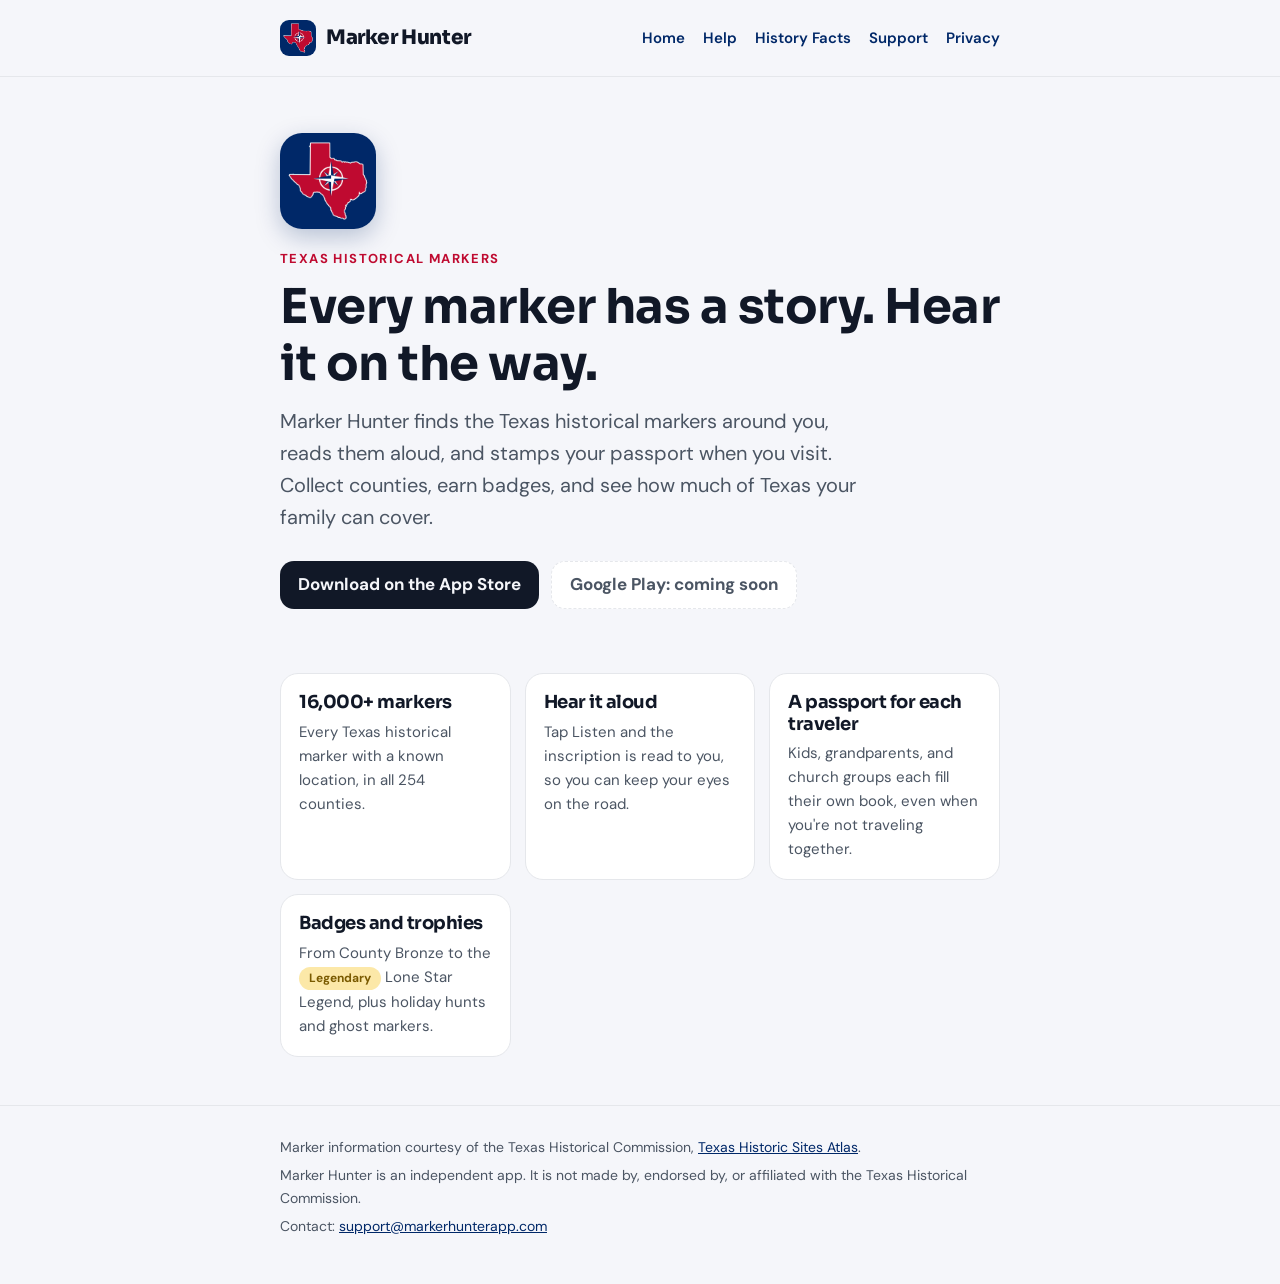
<file: index.html>
<!doctype html>
<html lang="en">
<head>
<meta charset="utf-8">
<meta name="viewport" content="width=device-width, initial-scale=1">
<link rel="preconnect" href="https://fonts.googleapis.com">
<link rel="preconnect" href="https://fonts.gstatic.com" crossorigin>
<link href="https://fonts.googleapis.com/css2?family=DM+Sans:wght@400;500;700&family=Sora:wght@700;800&display=swap" rel="stylesheet">
<link rel="stylesheet" href="styles.css">
<link rel="icon" href="favicon.svg" type="image/svg+xml">
<link rel="icon" href="favicon.png" sizes="32x32">
<link rel="apple-touch-icon" href="apple-touch-icon.png">
<meta name="theme-color" content="#002868">
<title>Marker Hunter</title>
<meta name="description" content="Marker Hunter alerts you to Texas historical markers nearby, reads them aloud, and stamps your Texas passport.">
</head>
<body>
<header class="site"><div class="wrap">
  <a class="brand" href="./"><img class="logo" src="logo-icon.png" alt="" width="36" height="36"><span>Marker Hunter</span></a>
  <nav aria-label="Site"><a href="./">Home</a><a href="help.html">Help</a><a href="facts.html">History Facts</a><a href="support.html">Support</a><a href="privacy.html">Privacy</a></nav>
</div></header>
<main class="wrap">
  <section class="hero">
    <img class="hero-icon" src="logo-icon.png" alt="Marker Hunter app icon" width="96" height="96">
    <p class="kicker">Texas historical markers</p>
    <h1>Every marker has a story. Hear it on the way.</h1>
    <p class="lead">Marker Hunter finds the Texas historical markers around you, reads them aloud, and stamps your passport when you visit. Collect counties, earn badges, and see how much of Texas your family can cover.</p>
    <div class="stores">
      <a class="store" href="https://apps.apple.com/app/marker-hunter-texas-history/id6823998947" rel="noopener">Download on the App Store</a>
      <span class="store soon" aria-disabled="true">Google Play: coming soon</span>
    </div>
  </section>

  <div class="grid">
    <div class="card"><h3>16,000+ markers</h3><p>Every Texas historical marker with a known location, in all 254 counties.</p></div>
    <div class="card"><h3>Hear it aloud</h3><p>Tap Listen and the inscription is read to you, so you can keep your eyes on the road.</p></div>
    <div class="card"><h3>A passport for each traveler</h3><p>Kids, grandparents, and church groups each fill their own book, even when you're not traveling together.</p></div>
    <div class="card"><h3>Badges and trophies</h3><p>From County Bronze to the <span class="badge">Legendary</span> Lone Star Legend, plus holiday hunts and ghost markers.</p></div>
  </div>
</main>
<footer class="site"><div class="wrap">
  <p>Marker information courtesy of the Texas Historical Commission, <a href="https://atlas.thc.texas.gov/">Texas Historic Sites Atlas</a>.</p>
  <p>Marker Hunter is an independent app. It is not made by, endorsed by, or affiliated with the Texas Historical Commission.</p>
  <p>Contact: <a href="mailto:support@markerhunterapp.com">support@markerhunterapp.com</a></p>
</div></footer>
</body>
</html>
</file>
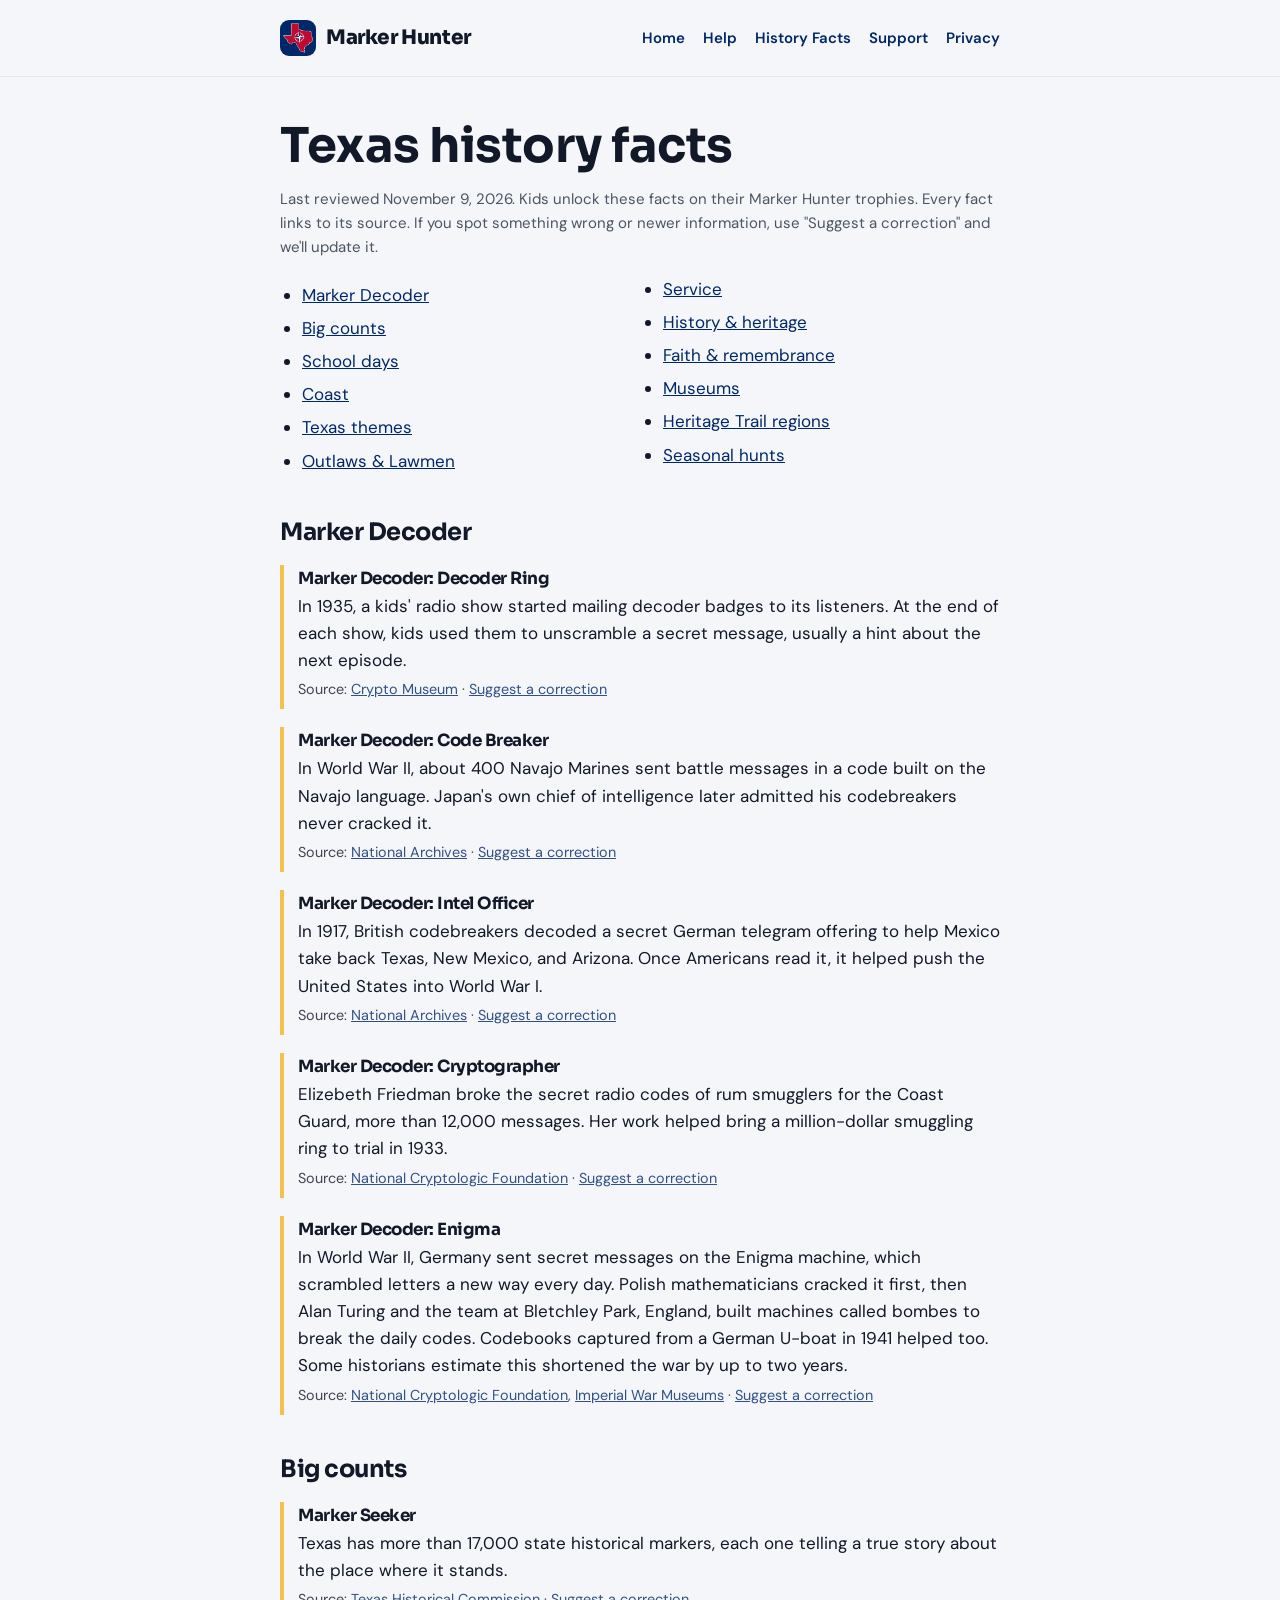
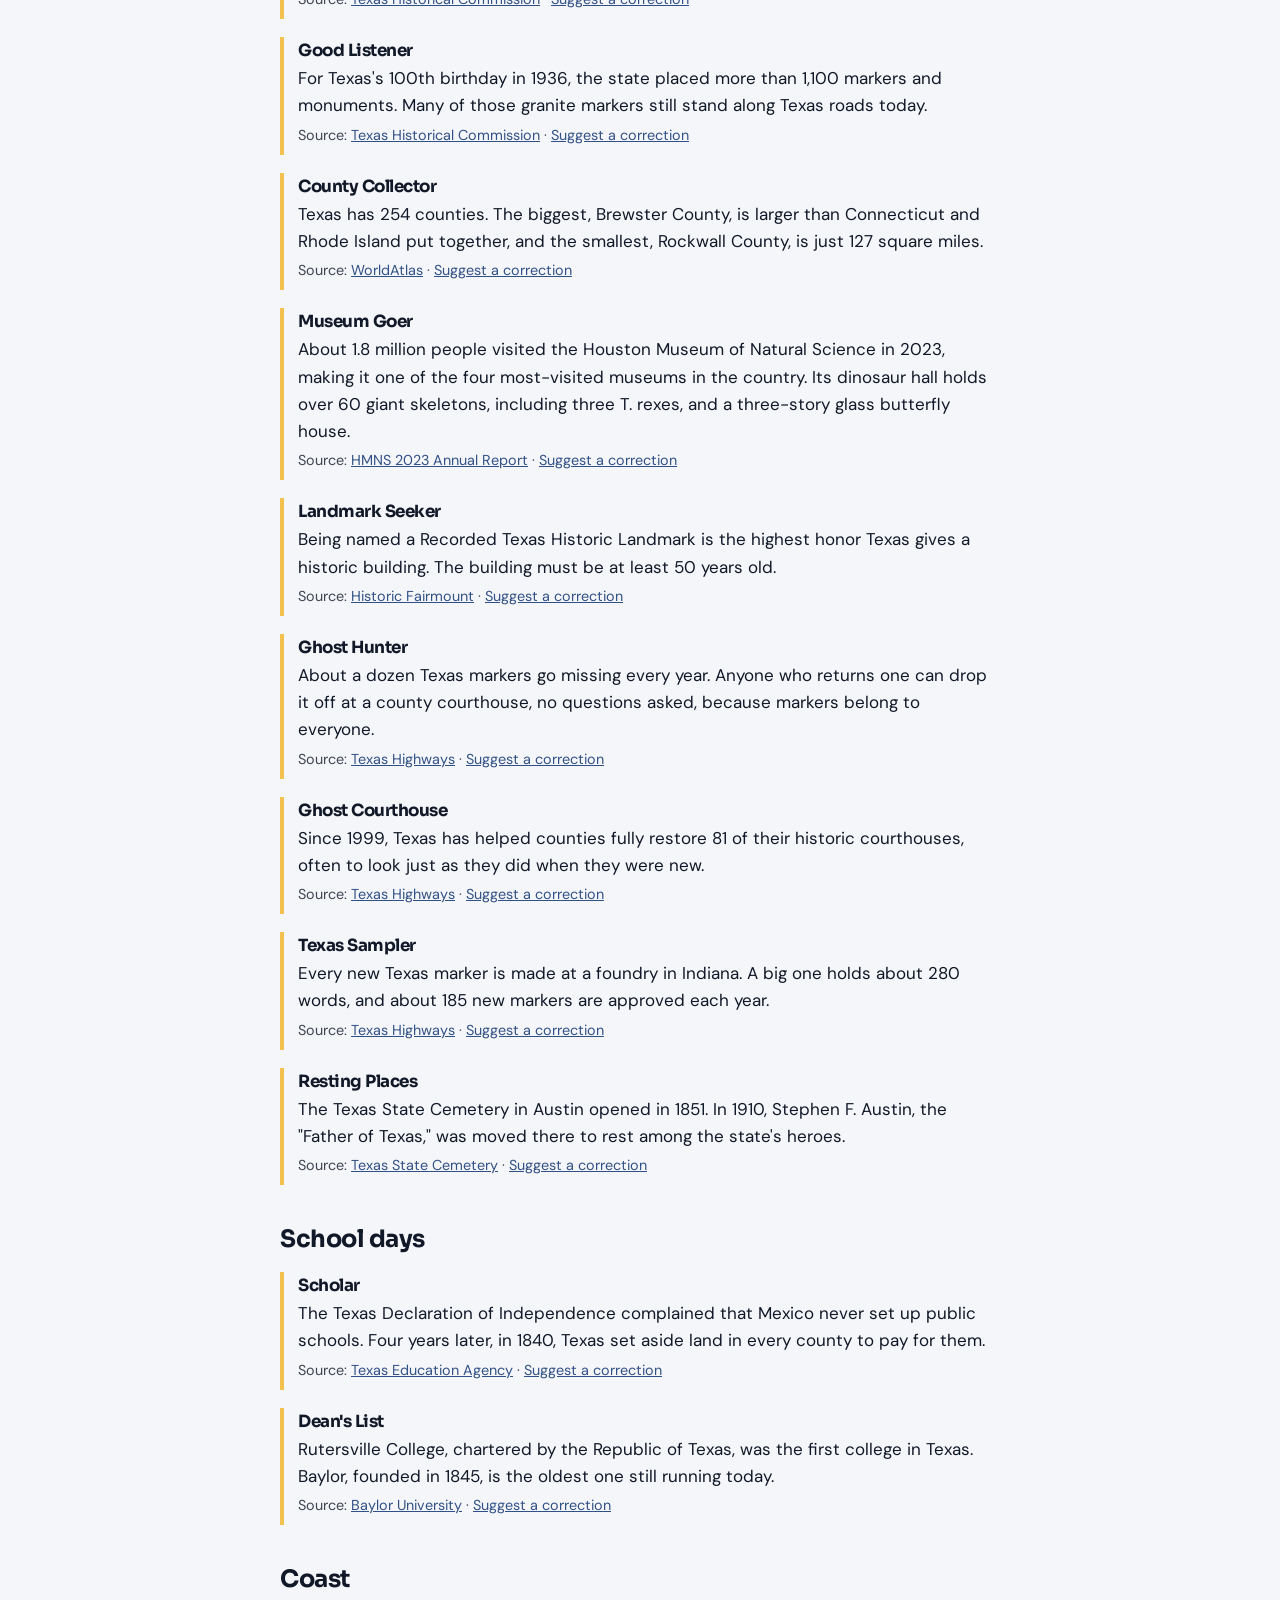
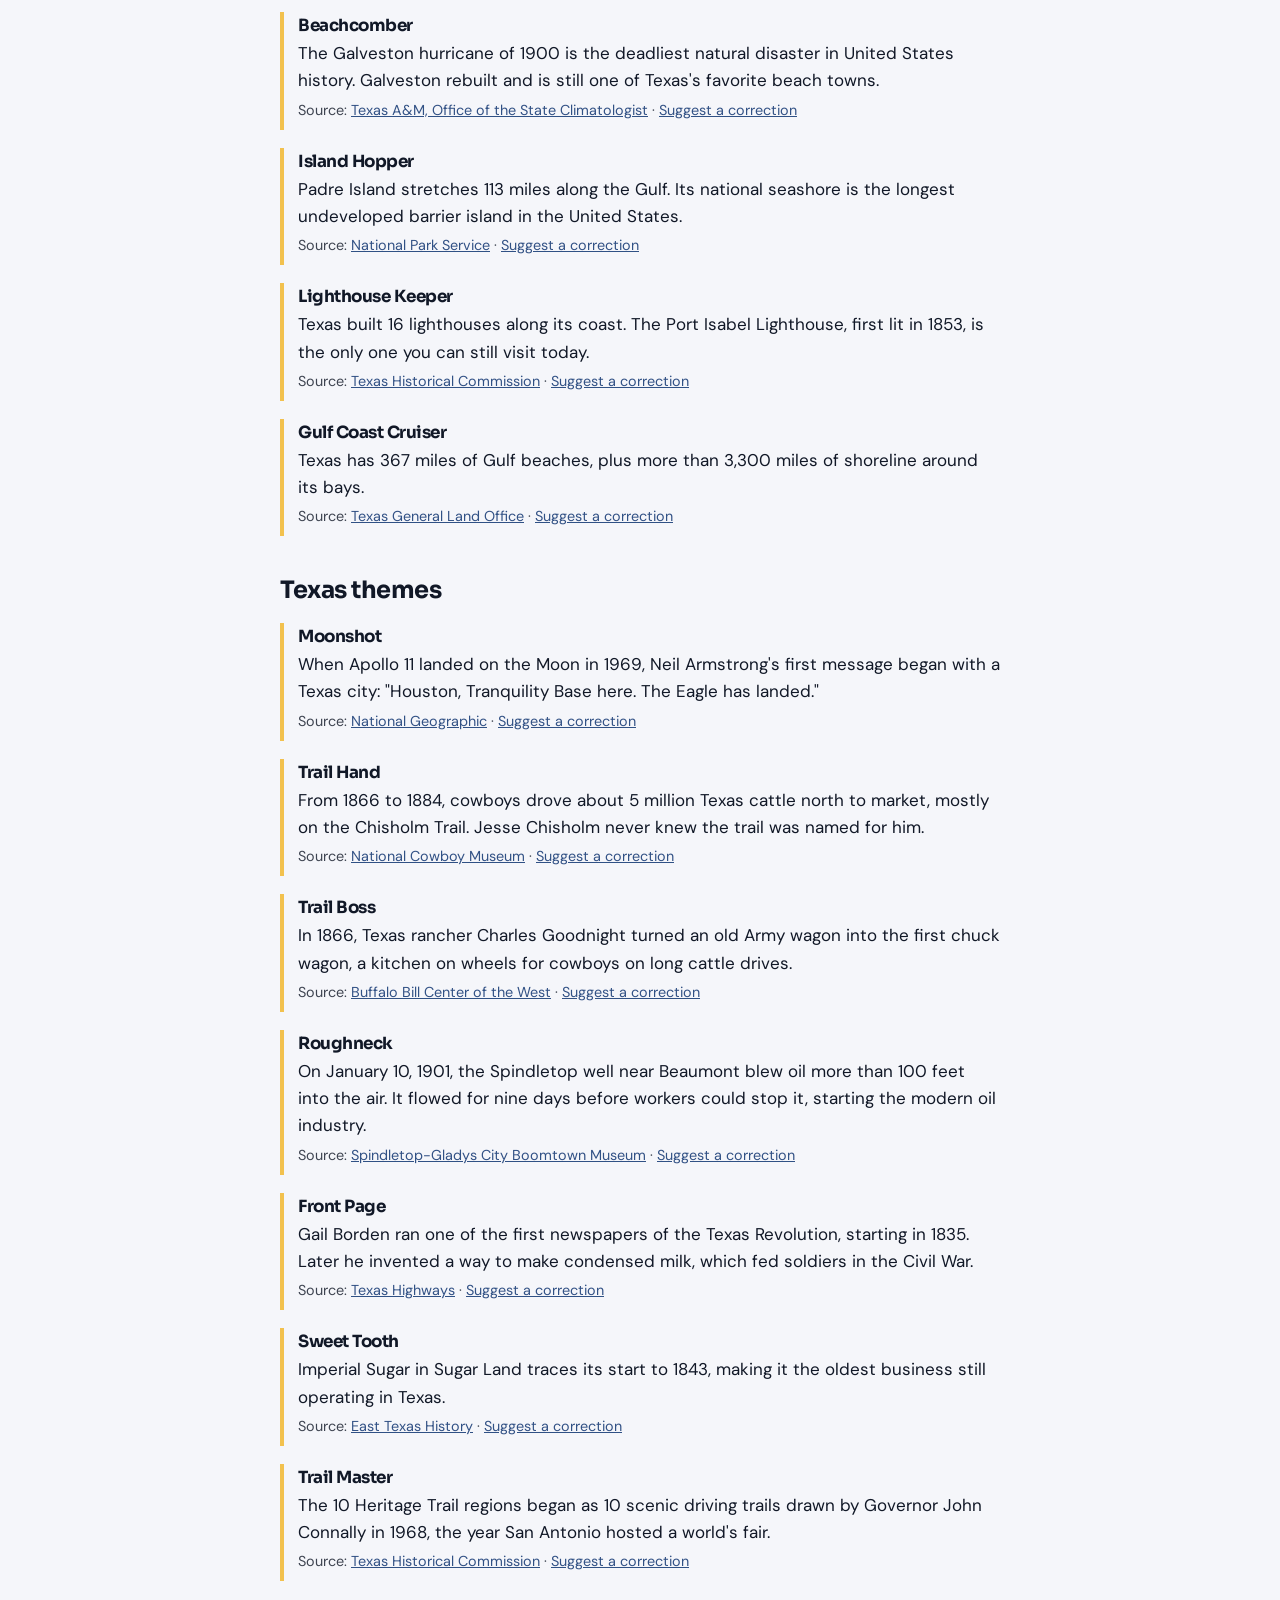
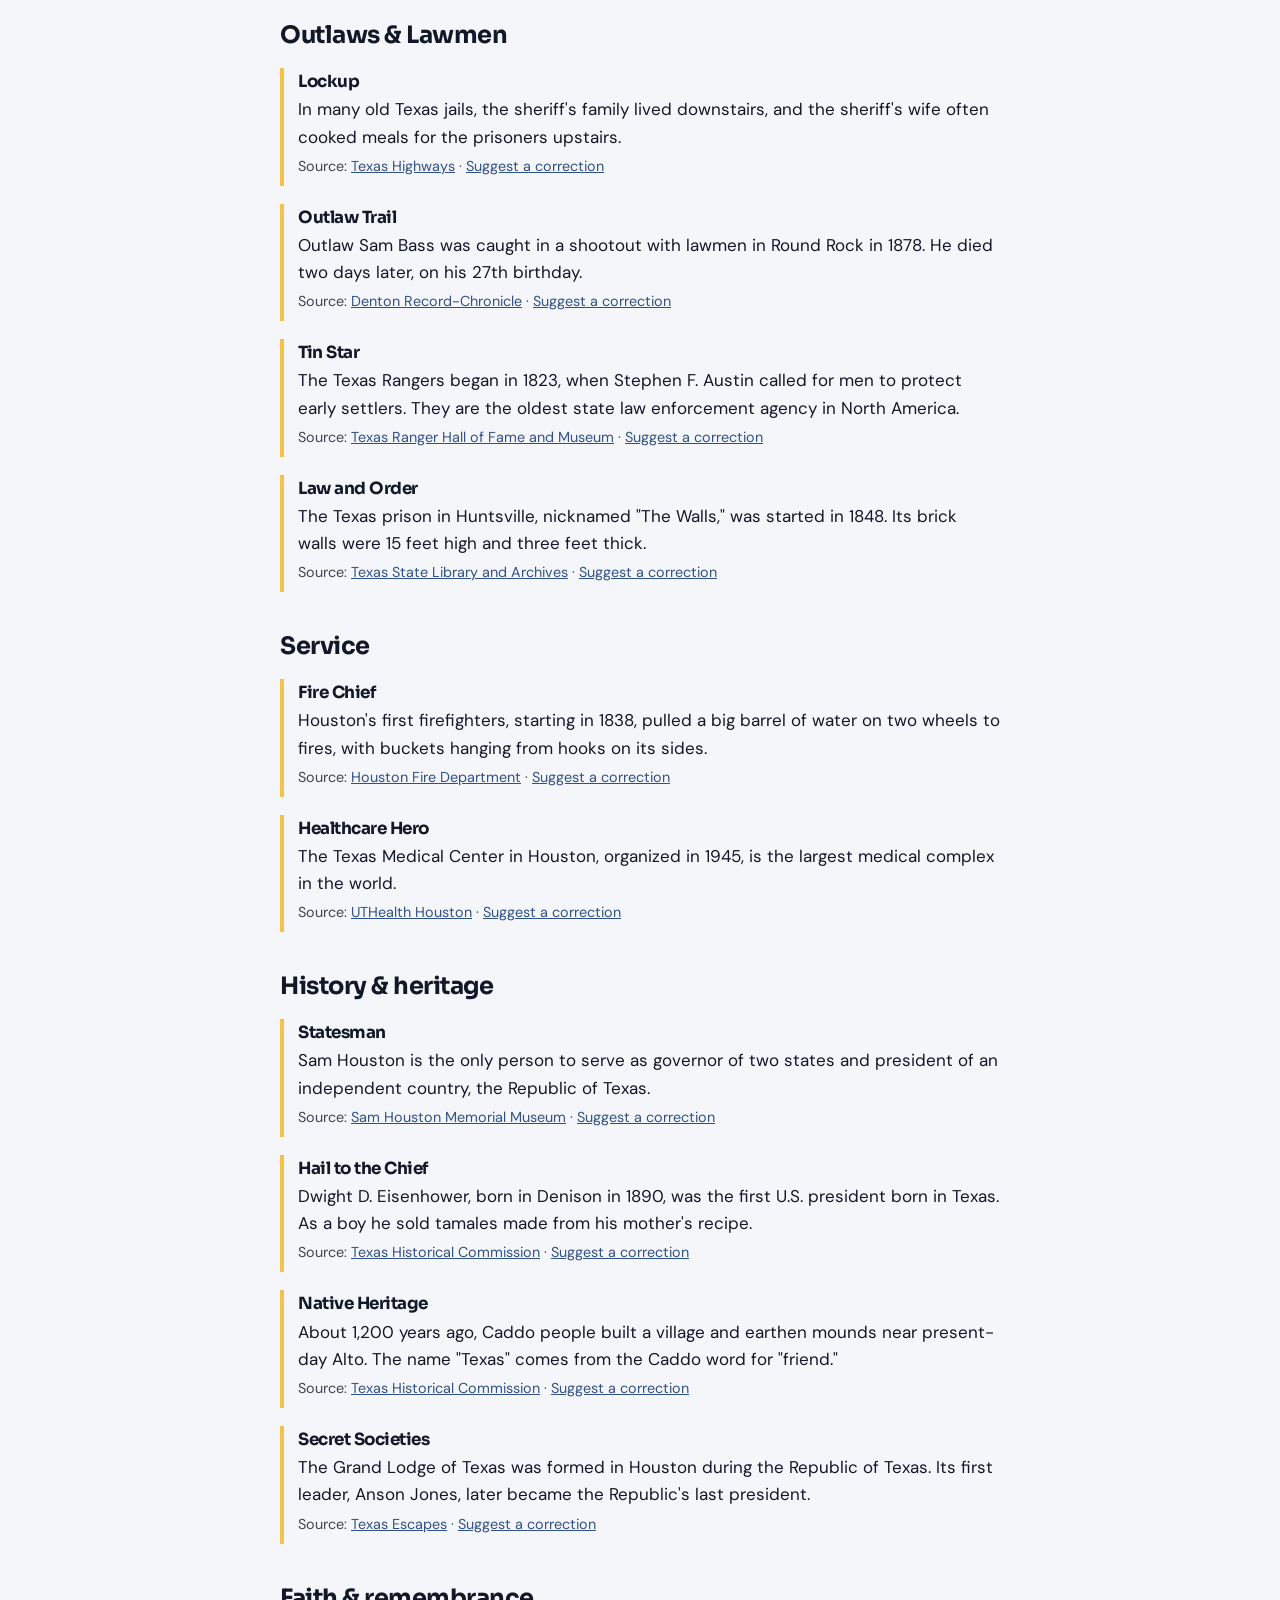
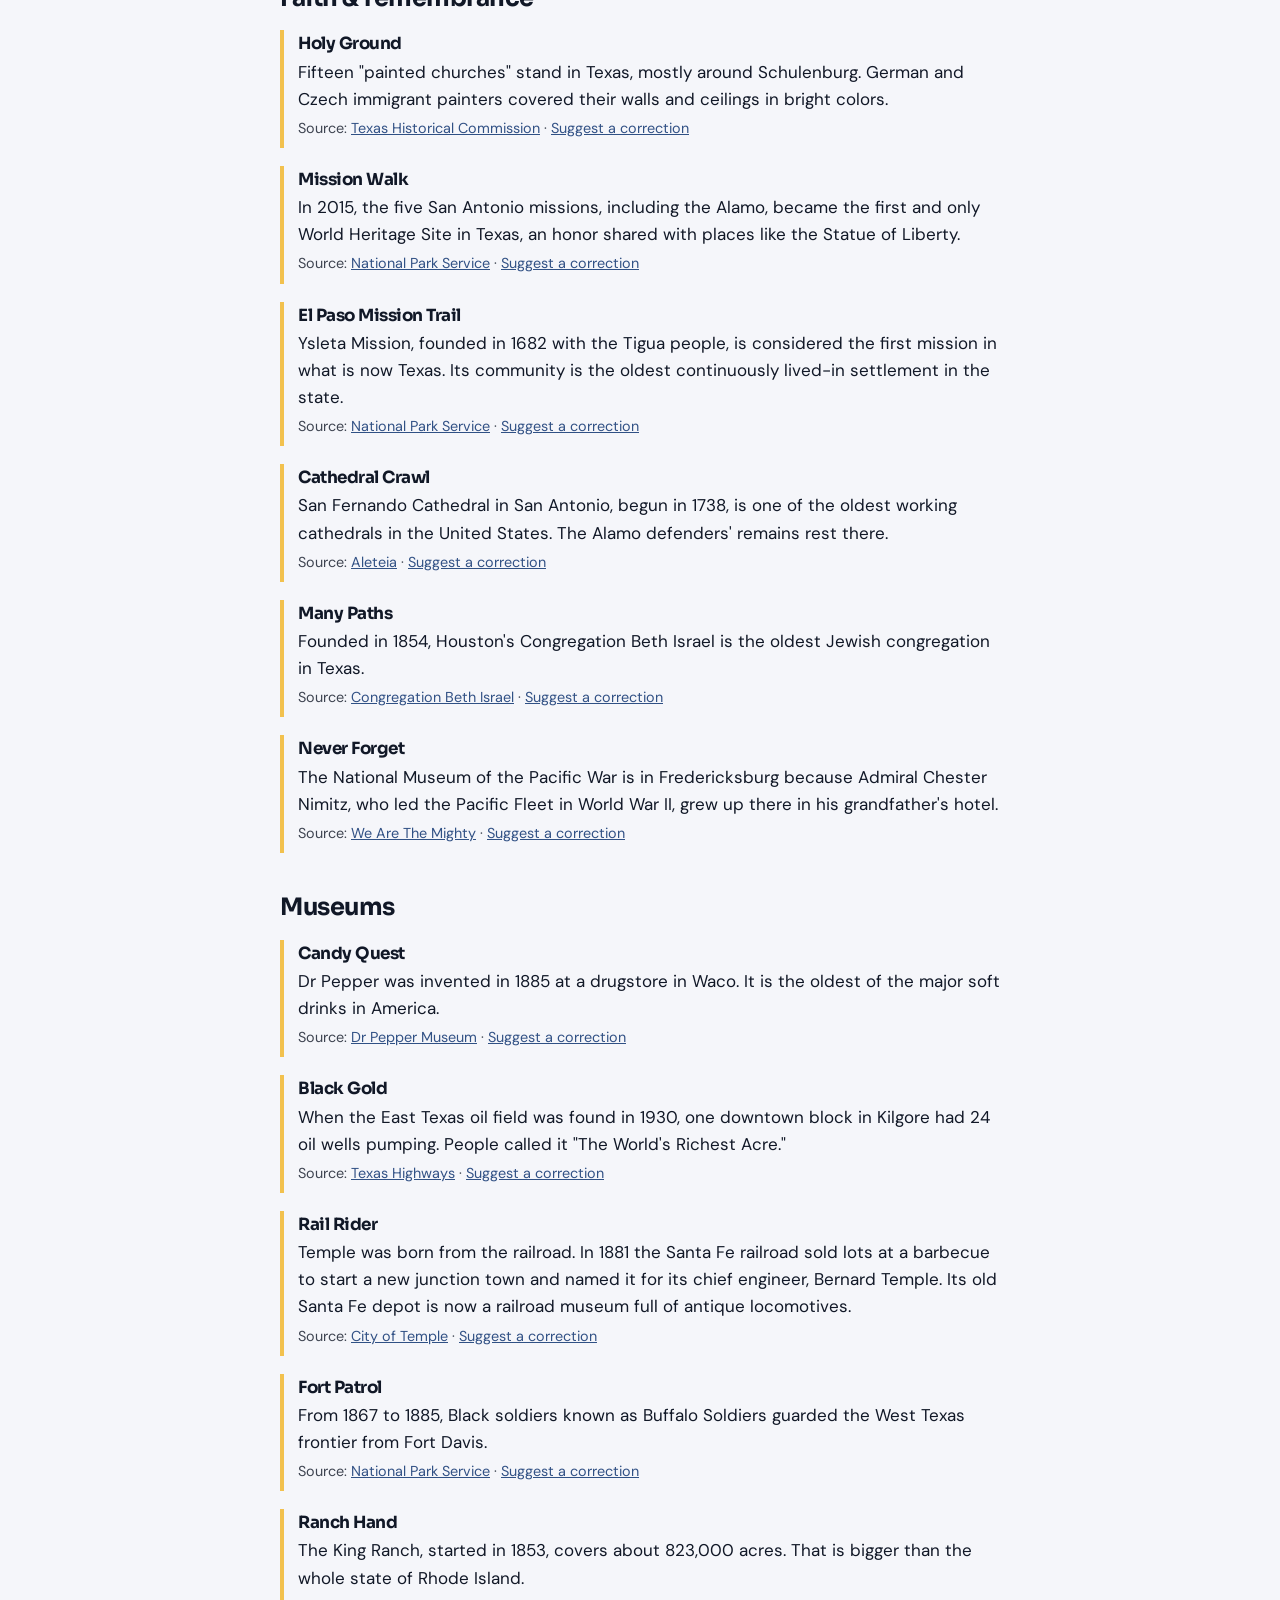
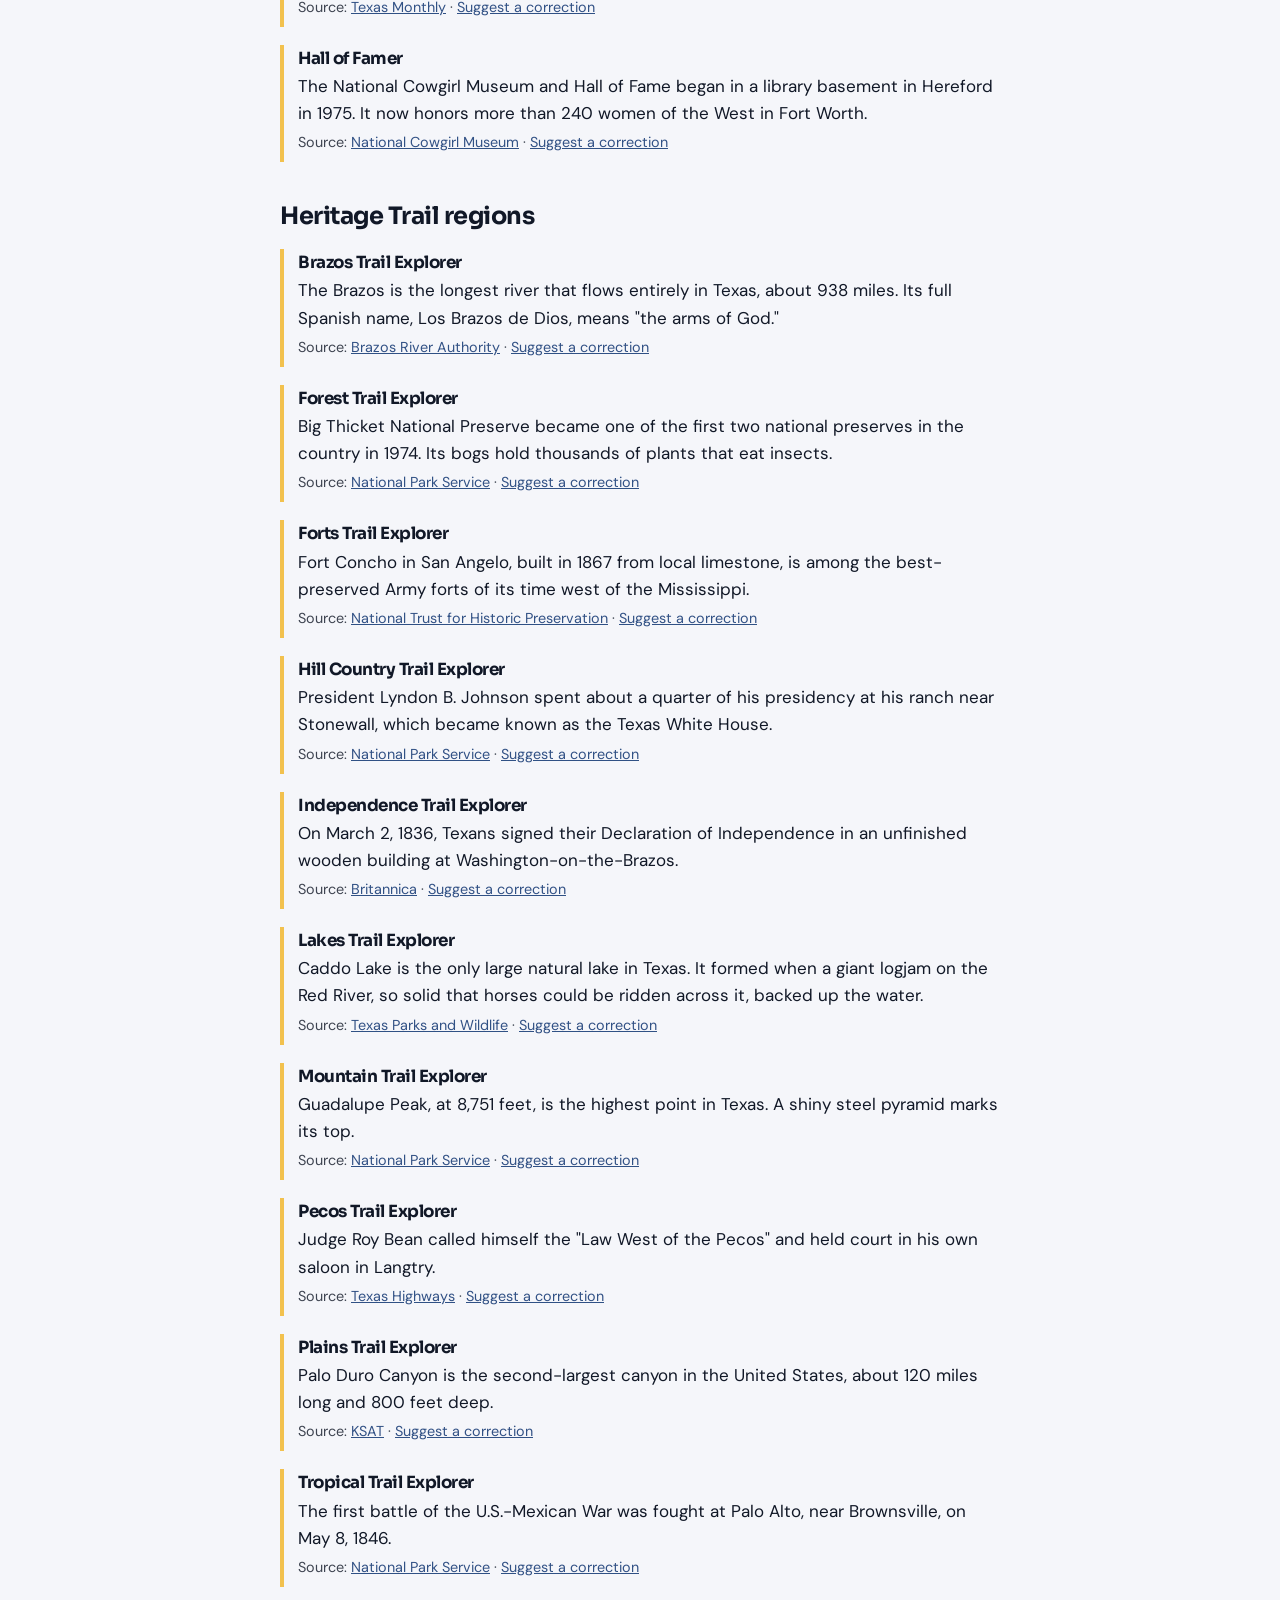
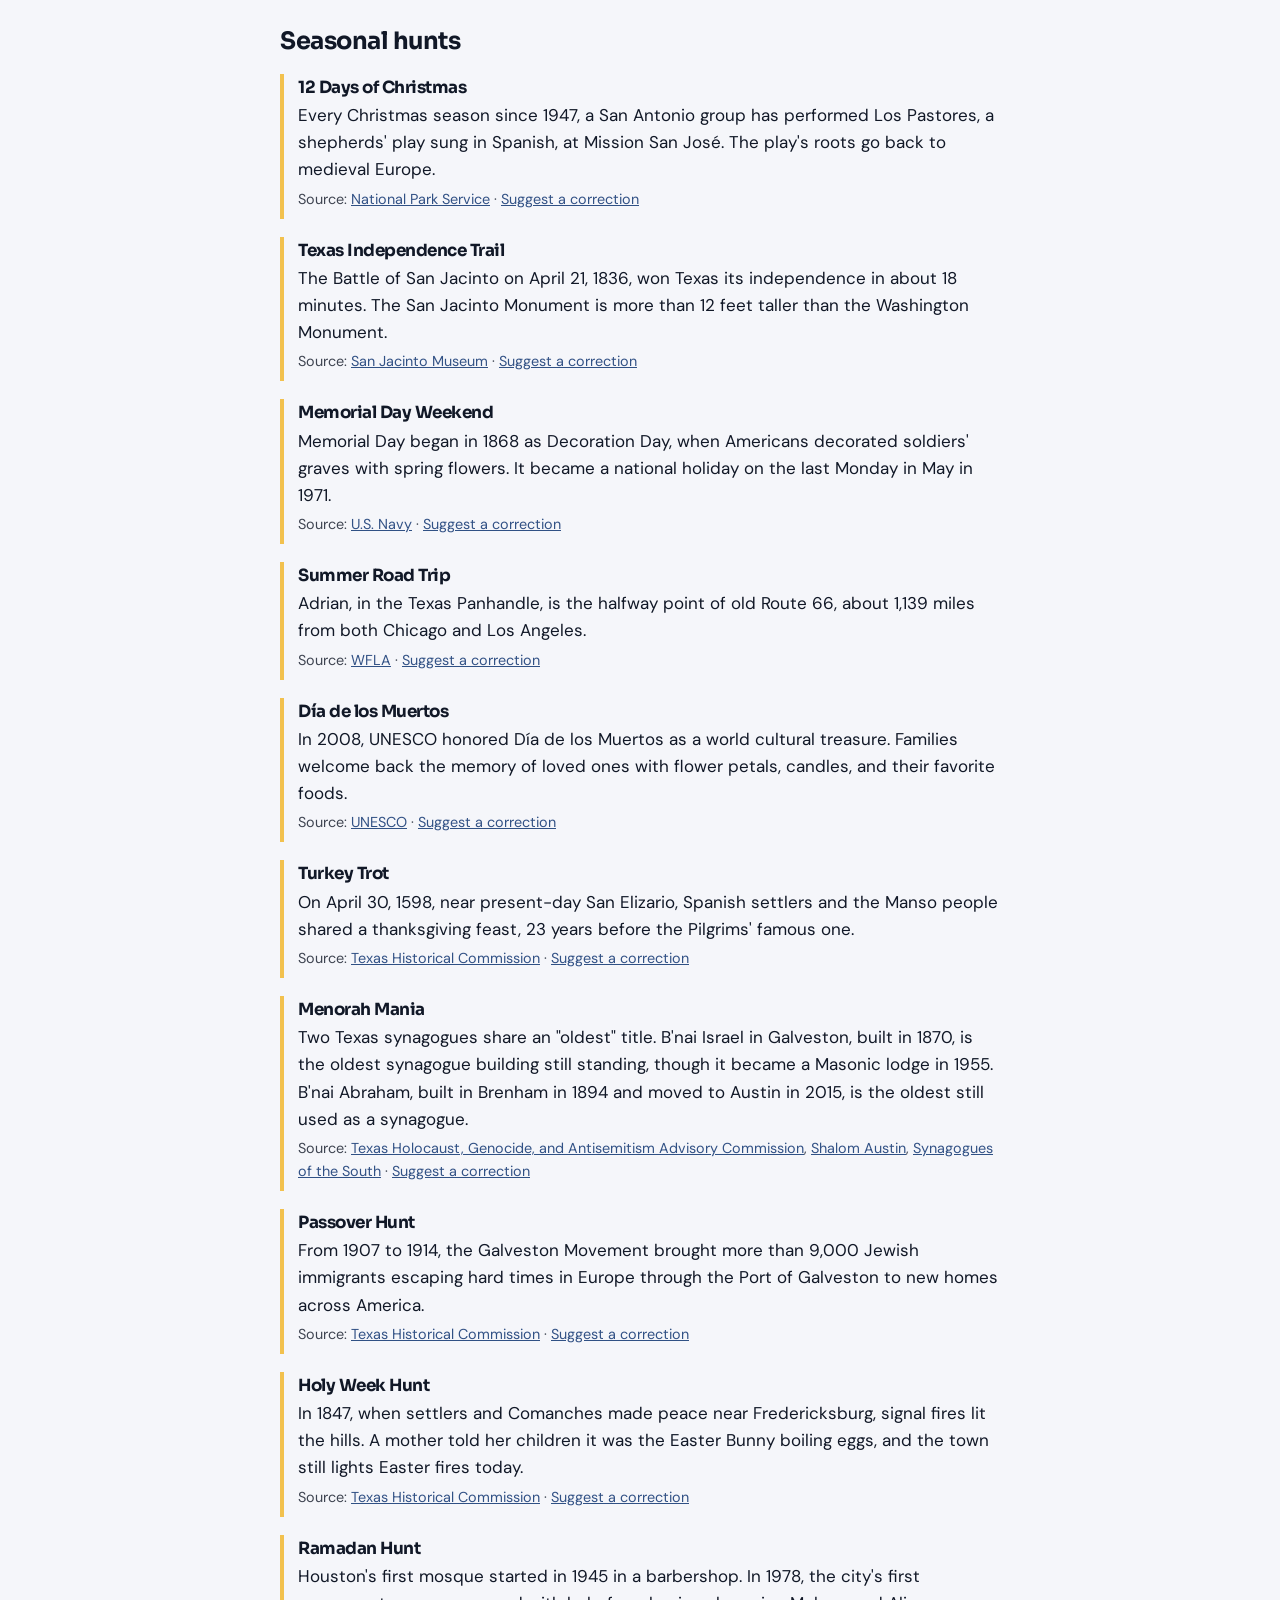
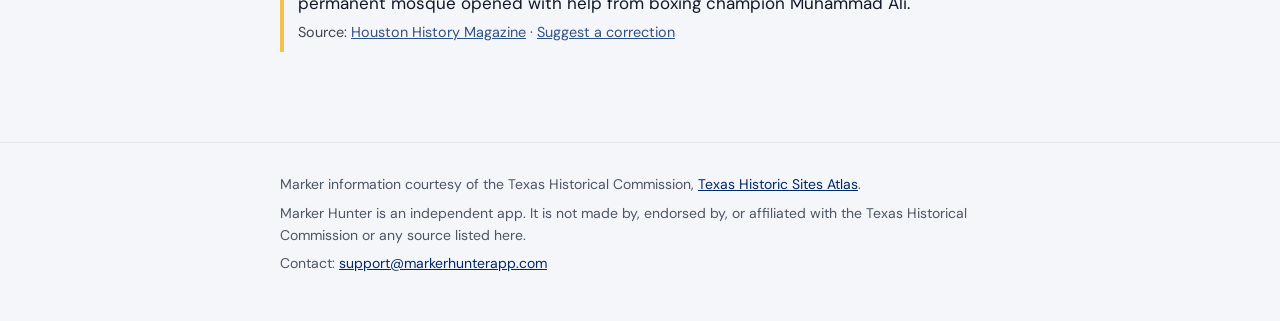
<file: facts.html>
<!doctype html>
<html lang="en">
<head>
<meta charset="utf-8">
<meta name="viewport" content="width=device-width, initial-scale=1">
<link rel="preconnect" href="https://fonts.googleapis.com">
<link rel="preconnect" href="https://fonts.gstatic.com" crossorigin>
<link href="https://fonts.googleapis.com/css2?family=DM+Sans:wght@400;500;700&family=Sora:wght@700;800&display=swap" rel="stylesheet">
<link rel="stylesheet" href="styles.css">
<link rel="icon" href="favicon.svg" type="image/svg+xml">
<link rel="icon" href="favicon.png" sizes="32x32">
<link rel="apple-touch-icon" href="apple-touch-icon.png">
<meta name="theme-color" content="#002868">
<title>Texas History Facts | Marker Hunter</title>
<meta name="description" content="The Texas history facts kids unlock on Marker Hunter trophies, each with its source.">
<style>
  .fact { border-left: 4px solid #F2C14E; padding: 4px 0 4px 14px; margin: 18px 0; }
  .fact h3 { margin: 0 0 4px; font-size: 1.05rem; }
  .fact p { margin: 4px 0; }
  .fact .source { font-size: 0.9rem; opacity: 0.8; }
</style>
</head>
<body>
<header class="site"><div class="wrap">
  <a class="brand" href="./"><img class="logo" src="logo-icon.png" alt="" width="36" height="36"><span>Marker Hunter</span></a>
  <nav aria-label="Site"><a href="./">Home</a><a href="help.html">Help</a><a href="facts.html">History Facts</a><a href="support.html">Support</a><a href="privacy.html">Privacy</a></nav>
</div></header>
<main class="wrap doc">
  <h1>Texas history facts</h1>
  <p class="updated">Last reviewed November 9, 2026. Kids unlock these facts on their Marker Hunter trophies. Every fact links to its source. If you spot something wrong or newer information, use "Suggest a correction" and we'll update it.</p>
  <ul class="toc">
    <li><a href="#marker-decoder">Marker Decoder</a></li>
    <li><a href="#big-counts">Big counts</a></li>
    <li><a href="#school-days">School days</a></li>
    <li><a href="#coast">Coast</a></li>
    <li><a href="#texas-themes">Texas themes</a></li>
    <li><a href="#outlaws-lawmen">Outlaws &amp; Lawmen</a></li>
    <li><a href="#service">Service</a></li>
    <li><a href="#history-heritage">History &amp; heritage</a></li>
    <li><a href="#faith-remembrance">Faith &amp; remembrance</a></li>
    <li><a href="#museums">Museums</a></li>
    <li><a href="#heritage-trail-regions">Heritage Trail regions</a></li>
    <li><a href="#seasonal-hunts">Seasonal hunts</a></li>
  </ul>

  <h2 id="marker-decoder">Marker Decoder</h2>
    <div class="fact">
      <h3>Marker Decoder: Decoder Ring</h3>
      <p>In 1935, a kids' radio show started mailing decoder badges to its listeners. At the end of each show, kids used them to unscramble a secret message, usually a hint about the next episode.</p>
      <p class="source">Source: <a href="https://cryptomuseum.com/crypto/hand/annie/index.htm" rel="noopener">Crypto Museum</a> · <a href="mailto:support@markerhunterapp.com?subject=Fact%20correction%3A%20Marker%20Decoder%3A%20Decoder%20Ring">Suggest a correction</a></p>
    </div>
    <div class="fact">
      <h3>Marker Decoder: Code Breaker</h3>
      <p>In World War II, about 400 Navajo Marines sent battle messages in a code built on the Navajo language. Japan's own chief of intelligence later admitted his codebreakers never cracked it.</p>
      <p class="source">Source: <a href="https://www.archives.gov/publications/prologue/2001/winter/navajo-code-talkers.html" rel="noopener">National Archives</a> · <a href="mailto:support@markerhunterapp.com?subject=Fact%20correction%3A%20Marker%20Decoder%3A%20Code%20Breaker">Suggest a correction</a></p>
    </div>
    <div class="fact">
      <h3>Marker Decoder: Intel Officer</h3>
      <p>In 1917, British codebreakers decoded a secret German telegram offering to help Mexico take back Texas, New Mexico, and Arizona. Once Americans read it, it helped push the United States into World War I.</p>
      <p class="source">Source: <a href="https://www.archives.gov/milestone-documents/zimmermann-telegram" rel="noopener">National Archives</a> · <a href="mailto:support@markerhunterapp.com?subject=Fact%20correction%3A%20Marker%20Decoder%3A%20Intel%20Officer">Suggest a correction</a></p>
    </div>
    <div class="fact">
      <h3>Marker Decoder: Cryptographer</h3>
      <p>Elizebeth Friedman broke the secret radio codes of rum smugglers for the Coast Guard, more than 12,000 messages. Her work helped bring a million-dollar smuggling ring to trial in 1933.</p>
      <p class="source">Source: <a href="https://cryptologicfoundation.org/community/bytes/this_day_in_history_calendar.html/event/2024/05/31/1717131600/1933-rumrunning-trial-began-with-case-built-upon-elizabeth-friedman-s-cryptanalysis-" rel="noopener">National Cryptologic Foundation</a> · <a href="mailto:support@markerhunterapp.com?subject=Fact%20correction%3A%20Marker%20Decoder%3A%20Cryptographer">Suggest a correction</a></p>
    </div>
    <div class="fact">
      <h3>Marker Decoder: Enigma</h3>
      <p>In World War II, Germany sent secret messages on the Enigma machine, which scrambled letters a new way every day. Polish mathematicians cracked it first, then Alan Turing and the team at Bletchley Park, England, built machines called bombes to break the daily codes. Codebooks captured from a German U-boat in 1941 helped too. Some historians estimate this shortened the war by up to two years.</p>
      <p class="source">Source: <a href="https://archive.cryptologicfoundation.org/community/bytes/cryptologic-bytes---people.html/article/2014/07/07/poland-s-overlooked-enigma-codebreakers" rel="noopener">National Cryptologic Foundation</a>, <a href="https://www.iwm.org.uk/collections/item/object/1030012849" rel="noopener">Imperial War Museums</a> · <a href="mailto:support@markerhunterapp.com?subject=Fact%20correction%3A%20Marker%20Decoder%3A%20Enigma">Suggest a correction</a></p>
    </div>

  <h2 id="big-counts">Big counts</h2>
    <div class="fact">
      <h3>Marker Seeker</h3>
      <p>Texas has more than 17,000 state historical markers, each one telling a true story about the place where it stands.</p>
      <p class="source">Source: <a href="https://thc.texas.gov/preserve/preservation-programs/historical-markers/help-existing-markers" rel="noopener">Texas Historical Commission</a> · <a href="mailto:support@markerhunterapp.com?subject=Fact%20correction%3A%20Marker%20Seeker">Suggest a correction</a></p>
    </div>
    <div class="fact">
      <h3>Good Listener</h3>
      <p>For Texas's 100th birthday in 1936, the state placed more than 1,100 markers and monuments. Many of those granite markers still stand along Texas roads today.</p>
      <p class="source">Source: <a href="https://thc.texas.gov/preserve/preservation-programs/historical-markers/help-existing-markers" rel="noopener">Texas Historical Commission</a> · <a href="mailto:support@markerhunterapp.com?subject=Fact%20correction%3A%20Good%20Listener">Suggest a correction</a></p>
    </div>
    <div class="fact">
      <h3>County Collector</h3>
      <p>Texas has 254 counties. The biggest, Brewster County, is larger than Connecticut and Rhode Island put together, and the smallest, Rockwall County, is just 127 square miles.</p>
      <p class="source">Source: <a href="https://www.worldatlas.com/county/the-largest-county-in-texas.html" rel="noopener">WorldAtlas</a> · <a href="mailto:support@markerhunterapp.com?subject=Fact%20correction%3A%20County%20Collector">Suggest a correction</a></p>
    </div>
    <div class="fact">
      <h3>Museum Goer</h3>
      <p>About 1.8 million people visited the Houston Museum of Natural Science in 2023, making it one of the four most-visited museums in the country. Its dinosaur hall holds over 60 giant skeletons, including three T. rexes, and a three-story glass butterfly house.</p>
      <p class="source">Source: <a href="https://hmns.org/wp-content/uploads/2025/01/HMNS_Annual-Report-2023_FINAL.pdf" rel="noopener">HMNS 2023 Annual Report</a> · <a href="mailto:support@markerhunterapp.com?subject=Fact%20correction%3A%20Museum%20Goer">Suggest a correction</a></p>
    </div>
    <div class="fact">
      <h3>Landmark Seeker</h3>
      <p>Being named a Recorded Texas Historic Landmark is the highest honor Texas gives a historic building. The building must be at least 50 years old.</p>
      <p class="source">Source: <a href="https://historicfairmount.com/?p=4214" rel="noopener">Historic Fairmount</a> · <a href="mailto:support@markerhunterapp.com?subject=Fact%20correction%3A%20Landmark%20Seeker">Suggest a correction</a></p>
    </div>
    <div class="fact">
      <h3>Ghost Hunter</h3>
      <p>About a dozen Texas markers go missing every year. Anyone who returns one can drop it off at a county courthouse, no questions asked, because markers belong to everyone.</p>
      <p class="source">Source: <a href="https://texashighways.com/culture/history/everything-you-need-to-know-about-texas-state-historical-markers/" rel="noopener">Texas Highways</a> · <a href="mailto:support@markerhunterapp.com?subject=Fact%20correction%3A%20Ghost%20Hunter">Suggest a correction</a></p>
    </div>
    <div class="fact">
      <h3>Ghost Courthouse</h3>
      <p>Since 1999, Texas has helped counties fully restore 81 of their historic courthouses, often to look just as they did when they were new.</p>
      <p class="source">Source: <a href="https://texashighways.com/travel/the-program-preserving-texas-history-one-courthouse-at-a-time/" rel="noopener">Texas Highways</a> · <a href="mailto:support@markerhunterapp.com?subject=Fact%20correction%3A%20Ghost%20Courthouse">Suggest a correction</a></p>
    </div>
    <div class="fact">
      <h3>Texas Sampler</h3>
      <p>Every new Texas marker is made at a foundry in Indiana. A big one holds about 280 words, and about 185 new markers are approved each year.</p>
      <p class="source">Source: <a href="https://texashighways.com/culture/history/everything-you-need-to-know-about-texas-state-historical-markers/" rel="noopener">Texas Highways</a> · <a href="mailto:support@markerhunterapp.com?subject=Fact%20correction%3A%20Texas%20Sampler">Suggest a correction</a></p>
    </div>
    <div class="fact">
      <h3>Resting Places</h3>
      <p>The Texas State Cemetery in Austin opened in 1851. In 1910, Stephen F. Austin, the &quot;Father of Texas,&quot; was moved there to rest among the state's heroes.</p>
      <p class="source">Source: <a href="https://cemetery.texas.gov/history" rel="noopener">Texas State Cemetery</a> · <a href="mailto:support@markerhunterapp.com?subject=Fact%20correction%3A%20Resting%20Places">Suggest a correction</a></p>
    </div>

  <h2 id="school-days">School days</h2>
    <div class="fact">
      <h3>Scholar</h3>
      <p>The Texas Declaration of Independence complained that Mexico never set up public schools. Four years later, in 1840, Texas set aside land in every county to pay for them.</p>
      <p class="source">Source: <a href="https://tea.texas.gov/node/102807" rel="noopener">Texas Education Agency</a> · <a href="mailto:support@markerhunterapp.com?subject=Fact%20correction%3A%20Scholar">Suggest a correction</a></p>
    </div>
    <div class="fact">
      <h3>Dean's List</h3>
      <p>Rutersville College, chartered by the Republic of Texas, was the first college in Texas. Baylor, founded in 1845, is the oldest one still running today.</p>
      <p class="source">Source: <a href="https://www2.baylor.edu/baylorproud/2016/02/is-baylor-the-oldest-university-in-texas/" rel="noopener">Baylor University</a> · <a href="mailto:support@markerhunterapp.com?subject=Fact%20correction%3A%20Dean's%20List">Suggest a correction</a></p>
    </div>

  <h2 id="coast">Coast</h2>
    <div class="fact">
      <h3>Beachcomber</h3>
      <p>The Galveston hurricane of 1900 is the deadliest natural disaster in United States history. Galveston rebuilt and is still one of Texas's favorite beach towns.</p>
      <p class="source">Source: <a href="https://climatexas.tamu.edu/products/severe-weather-summaries/1900s-texas-severe-weather.html" rel="noopener">Texas A&amp;M, Office of the State Climatologist</a> · <a href="mailto:support@markerhunterapp.com?subject=Fact%20correction%3A%20Beachcomber">Suggest a correction</a></p>
    </div>
    <div class="fact">
      <h3>Island Hopper</h3>
      <p>Padre Island stretches 113 miles along the Gulf. Its national seashore is the longest undeveloped barrier island in the United States.</p>
      <p class="source">Source: <a href="https://www.nps.gov/pais/learn/management/upload/PAIS_FD_2016_508.pdf" rel="noopener">National Park Service</a> · <a href="mailto:support@markerhunterapp.com?subject=Fact%20correction%3A%20Island%20Hopper">Suggest a correction</a></p>
    </div>
    <div class="fact">
      <h3>Lighthouse Keeper</h3>
      <p>Texas built 16 lighthouses along its coast. The Port Isabel Lighthouse, first lit in 1853, is the only one you can still visit today.</p>
      <p class="source">Source: <a href="https://thc.texas.gov/state-historic-sites/port-isabel-lighthouse/port-isabel-lighthouse-history" rel="noopener">Texas Historical Commission</a> · <a href="mailto:support@markerhunterapp.com?subject=Fact%20correction%3A%20Lighthouse%20Keeper">Suggest a correction</a></p>
    </div>
    <div class="fact">
      <h3>Gulf Coast Cruiser</h3>
      <p>Texas has 367 miles of Gulf beaches, plus more than 3,300 miles of shoreline around its bays.</p>
      <p class="source">Source: <a href="https://www.glo.texas.gov/coastal" rel="noopener">Texas General Land Office</a> · <a href="mailto:support@markerhunterapp.com?subject=Fact%20correction%3A%20Gulf%20Coast%20Cruiser">Suggest a correction</a></p>
    </div>

  <h2 id="texas-themes">Texas themes</h2>
    <div class="fact">
      <h3>Moonshot</h3>
      <p>When Apollo 11 landed on the Moon in 1969, Neil Armstrong's first message began with a Texas city: &quot;Houston, Tranquility Base here. The Eagle has landed.&quot;</p>
      <p class="source">Source: <a href="https://www.nationalgeographic.com/history/article/apollo-11-armstrong-aldrin-collins-capcom" rel="noopener">National Geographic</a> · <a href="mailto:support@markerhunterapp.com?subject=Fact%20correction%3A%20Moonshot">Suggest a correction</a></p>
    </div>
    <div class="fact">
      <h3>Trail Hand</h3>
      <p>From 1866 to 1884, cowboys drove about 5 million Texas cattle north to market, mostly on the Chisholm Trail. Jesse Chisholm never knew the trail was named for him.</p>
      <p class="source">Source: <a href="https://nationalcowboymuseum.org/blog/seven-things-you-didnt-know-about-the-chisholm-trail/" rel="noopener">National Cowboy Museum</a> · <a href="mailto:support@markerhunterapp.com?subject=Fact%20correction%3A%20Trail%20Hand">Suggest a correction</a></p>
    </div>
    <div class="fact">
      <h3>Trail Boss</h3>
      <p>In 1866, Texas rancher Charles Goodnight turned an old Army wagon into the first chuck wagon, a kitchen on wheels for cowboys on long cattle drives.</p>
      <p class="source">Source: <a href="https://centerofthewest.org/2025/12/09/the-chuckwagon-an-enduring-legacy/" rel="noopener">Buffalo Bill Center of the West</a> · <a href="mailto:support@markerhunterapp.com?subject=Fact%20correction%3A%20Trail%20Boss">Suggest a correction</a></p>
    </div>
    <div class="fact">
      <h3>Roughneck</h3>
      <p>On January 10, 1901, the Spindletop well near Beaumont blew oil more than 100 feet into the air. It flowed for nine days before workers could stop it, starting the modern oil industry.</p>
      <p class="source">Source: <a href="https://www.lamar.edu/spindletop-boomtown-museum/spindletop-history/" rel="noopener">Spindletop-Gladys City Boomtown Museum</a> · <a href="mailto:support@markerhunterapp.com?subject=Fact%20correction%3A%20Roughneck">Suggest a correction</a></p>
    </div>
    <div class="fact">
      <h3>Front Page</h3>
      <p>Gail Borden ran one of the first newspapers of the Texas Revolution, starting in 1835. Later he invented a way to make condensed milk, which fed soldiers in the Civil War.</p>
      <p class="source">Source: <a href="https://texashighways.com/travel-news/the-revolutionary-mind-of-gail-borden-early-texas-surveyor-and-inventor-of-condensed-milk/" rel="noopener">Texas Highways</a> · <a href="mailto:support@markerhunterapp.com?subject=Fact%20correction%3A%20Front%20Page">Suggest a correction</a></p>
    </div>
    <div class="fact">
      <h3>Sweet Tooth</h3>
      <p>Imperial Sugar in Sugar Land traces its start to 1843, making it the oldest business still operating in Texas.</p>
      <p class="source">Source: <a href="https://easttexashistory.org/items/show/147" rel="noopener">East Texas History</a> · <a href="mailto:support@markerhunterapp.com?subject=Fact%20correction%3A%20Sweet%20Tooth">Suggest a correction</a></p>
    </div>
    <div class="fact">
      <h3>Trail Master</h3>
      <p>The 10 Heritage Trail regions began as 10 scenic driving trails drawn by Governor John Connally in 1968, the year San Antonio hosted a world's fair.</p>
      <p class="source">Source: <a href="https://texastimetravel.com/about-us" rel="noopener">Texas Historical Commission</a> · <a href="mailto:support@markerhunterapp.com?subject=Fact%20correction%3A%20Trail%20Master">Suggest a correction</a></p>
    </div>

  <h2 id="outlaws-lawmen">Outlaws &amp; Lawmen</h2>
    <div class="fact">
      <h3>Lockup</h3>
      <p>In many old Texas jails, the sheriff's family lived downstairs, and the sheriff's wife often cooked meals for the prisoners upstairs.</p>
      <p class="source">Source: <a href="https://texashighways.com/culture/county-jail-museums-offer-a-glimpse-into-texas-punitive-past/" rel="noopener">Texas Highways</a> · <a href="mailto:support@markerhunterapp.com?subject=Fact%20correction%3A%20Lockup">Suggest a correction</a></p>
    </div>
    <div class="fact">
      <h3>Outlaw Trail</h3>
      <p>Outlaw Sam Bass was caught in a shootout with lawmen in Round Rock in 1878. He died two days later, on his 27th birthday.</p>
      <p class="source">Source: <a href="https://dentonrc.com/news/landmarks-legacies-shootout-at-round-rock-brings-sam-bass-down/article_e07bb371-35ae-5288-968e-ce543f56bdef.html" rel="noopener">Denton Record-Chronicle</a> · <a href="mailto:support@markerhunterapp.com?subject=Fact%20correction%3A%20Outlaw%20Trail">Suggest a correction</a></p>
    </div>
    <div class="fact">
      <h3>Tin Star</h3>
      <p>The Texas Rangers began in 1823, when Stephen F. Austin called for men to protect early settlers. They are the oldest state law enforcement agency in North America.</p>
      <p class="source">Source: <a href="https://archive.texasranger.org/?p=3477" rel="noopener">Texas Ranger Hall of Fame and Museum</a> · <a href="mailto:support@markerhunterapp.com?subject=Fact%20correction%3A%20Tin%20Star">Suggest a correction</a></p>
    </div>
    <div class="fact">
      <h3>Law and Order</h3>
      <p>The Texas prison in Huntsville, nicknamed &quot;The Walls,&quot; was started in 1848. Its brick walls were 15 feet high and three feet thick.</p>
      <p class="source">Source: <a href="https://www.tsl.texas.gov/exhibits/prisons/beginnings/page2.html" rel="noopener">Texas State Library and Archives</a> · <a href="mailto:support@markerhunterapp.com?subject=Fact%20correction%3A%20Law%20and%20Order">Suggest a correction</a></p>
    </div>

  <h2 id="service">Service</h2>
    <div class="fact">
      <h3>Fire Chief</h3>
      <p>Houston's first firefighters, starting in 1838, pulled a big barrel of water on two wheels to fires, with buckets hanging from hooks on its sides.</p>
      <p class="source">Source: <a href="https://www.houstontx.gov/fire/about/history.html" rel="noopener">Houston Fire Department</a> · <a href="mailto:support@markerhunterapp.com?subject=Fact%20correction%3A%20Fire%20Chief">Suggest a correction</a></p>
    </div>
    <div class="fact">
      <h3>Healthcare Hero</h3>
      <p>The Texas Medical Center in Houston, organized in 1945, is the largest medical complex in the world.</p>
      <p class="source">Source: <a href="https://catalog.uth.edu/general-information/about/texas-medical-center/" rel="noopener">UTHealth Houston</a> · <a href="mailto:support@markerhunterapp.com?subject=Fact%20correction%3A%20Healthcare%20Hero">Suggest a correction</a></p>
    </div>

  <h2 id="history-heritage">History &amp; heritage</h2>
    <div class="fact">
      <h3>Statesman</h3>
      <p>Sam Houston is the only person to serve as governor of two states and president of an independent country, the Republic of Texas.</p>
      <p class="source">Source: <a href="https://www.samhoustonmemorialmuseum.com/about/" rel="noopener">Sam Houston Memorial Museum</a> · <a href="mailto:support@markerhunterapp.com?subject=Fact%20correction%3A%20Statesman">Suggest a correction</a></p>
    </div>
    <div class="fact">
      <h3>Hail to the Chief</h3>
      <p>Dwight D. Eisenhower, born in Denison in 1890, was the first U.S. president born in Texas. As a boy he sold tamales made from his mother's recipe.</p>
      <p class="source">Source: <a href="https://thc.texas.gov/state-historic-sites/eisenhower-birthplace/eisenhower-birthplace-history" rel="noopener">Texas Historical Commission</a> · <a href="mailto:support@markerhunterapp.com?subject=Fact%20correction%3A%20Hail%20to%20the%20Chief">Suggest a correction</a></p>
    </div>
    <div class="fact">
      <h3>Native Heritage</h3>
      <p>About 1,200 years ago, Caddo people built a village and earthen mounds near present-day Alto. The name &quot;Texas&quot; comes from the Caddo word for &quot;friend.&quot;</p>
      <p class="source">Source: <a href="https://thc.texas.gov/state-historic-sites/caddo-mounds/caddo-mounds-history" rel="noopener">Texas Historical Commission</a> · <a href="mailto:support@markerhunterapp.com?subject=Fact%20correction%3A%20Native%20Heritage">Suggest a correction</a></p>
    </div>
    <div class="fact">
      <h3>Secret Societies</h3>
      <p>The Grand Lodge of Texas was formed in Houston during the Republic of Texas. Its first leader, Anson Jones, later became the Republic's last president.</p>
      <p class="source">Source: <a href="https://www.texasescapes.com/CFEckhardt/Freemasonry-in-the-Republic.htm" rel="noopener">Texas Escapes</a> · <a href="mailto:support@markerhunterapp.com?subject=Fact%20correction%3A%20Secret%20Societies">Suggest a correction</a></p>
    </div>

  <h2 id="faith-remembrance">Faith &amp; remembrance</h2>
    <div class="fact">
      <h3>Holy Ground</h3>
      <p>Fifteen &quot;painted churches&quot; stand in Texas, mostly around Schulenburg. German and Czech immigrant painters covered their walls and ceilings in bright colors.</p>
      <p class="source">Source: <a href="https://texastimetravel.com/directory/painted-churches/" rel="noopener">Texas Historical Commission</a> · <a href="mailto:support@markerhunterapp.com?subject=Fact%20correction%3A%20Holy%20Ground">Suggest a correction</a></p>
    </div>
    <div class="fact">
      <h3>Mission Walk</h3>
      <p>In 2015, the five San Antonio missions, including the Alamo, became the first and only World Heritage Site in Texas, an honor shared with places like the Statue of Liberty.</p>
      <p class="source">Source: <a href="https://www.nps.gov/saan/learn/historyculture/world-heritage-site.htm" rel="noopener">National Park Service</a> · <a href="mailto:support@markerhunterapp.com?subject=Fact%20correction%3A%20Mission%20Walk">Suggest a correction</a></p>
    </div>
    <div class="fact">
      <h3>El Paso Mission Trail</h3>
      <p>Ysleta Mission, founded in 1682 with the Tigua people, is considered the first mission in what is now Texas. Its community is the oldest continuously lived-in settlement in the state.</p>
      <p class="source">Source: <a href="https://www.nps.gov/subjects/travelspanishmissions/ysleta-mission-mission-corpus-christi-de-san-antonio-de-la-ysleta-sur.htm" rel="noopener">National Park Service</a> · <a href="mailto:support@markerhunterapp.com?subject=Fact%20correction%3A%20El%20Paso%20Mission%20Trail">Suggest a correction</a></p>
    </div>
    <div class="fact">
      <h3>Cathedral Crawl</h3>
      <p>San Fernando Cathedral in San Antonio, begun in 1738, is one of the oldest working cathedrals in the United States. The Alamo defenders' remains rest there.</p>
      <p class="source">Source: <a href="https://aleteia.org/2023/09/28/the-oldest-functioning-cathedral-in-the-united-states" rel="noopener">Aleteia</a> · <a href="mailto:support@markerhunterapp.com?subject=Fact%20correction%3A%20Cathedral%20Crawl">Suggest a correction</a></p>
    </div>
    <div class="fact">
      <h3>Many Paths</h3>
      <p>Founded in 1854, Houston's Congregation Beth Israel is the oldest Jewish congregation in Texas.</p>
      <p class="source">Source: <a href="https://www.beth-israel.org/about-us" rel="noopener">Congregation Beth Israel</a> · <a href="mailto:support@markerhunterapp.com?subject=Fact%20correction%3A%20Many%20Paths">Suggest a correction</a></p>
    </div>
    <div class="fact">
      <h3>Never Forget</h3>
      <p>The National Museum of the Pacific War is in Fredericksburg because Admiral Chester Nimitz, who led the Pacific Fleet in World War II, grew up there in his grandfather's hotel.</p>
      <p class="source">Source: <a href="https://WeAreTheMighty.com/feature/why-the-national-museum-of-the-pacific-war-is-in-texas/" rel="noopener">We Are The Mighty</a> · <a href="mailto:support@markerhunterapp.com?subject=Fact%20correction%3A%20Never%20Forget">Suggest a correction</a></p>
    </div>

  <h2 id="museums">Museums</h2>
    <div class="fact">
      <h3>Candy Quest</h3>
      <p>Dr Pepper was invented in 1885 at a drugstore in Waco. It is the oldest of the major soft drinks in America.</p>
      <p class="source">Source: <a href="https://drpeppermuseum.com/history/" rel="noopener">Dr Pepper Museum</a> · <a href="mailto:support@markerhunterapp.com?subject=Fact%20correction%3A%20Candy%20Quest">Suggest a correction</a></p>
    </div>
    <div class="fact">
      <h3>Black Gold</h3>
      <p>When the East Texas oil field was found in 1930, one downtown block in Kilgore had 24 oil wells pumping. People called it &quot;The World's Richest Acre.&quot;</p>
      <p class="source">Source: <a href="https://texashighways.com/travel-news/the-east-texas-oil-field-changed-kilgore-forever/" rel="noopener">Texas Highways</a> · <a href="mailto:support@markerhunterapp.com?subject=Fact%20correction%3A%20Black%20Gold">Suggest a correction</a></p>
    </div>
    <div class="fact">
      <h3>Rail Rider</h3>
      <p>Temple was born from the railroad. In 1881 the Santa Fe railroad sold lots at a barbecue to start a new junction town and named it for its chief engineer, Bernard Temple. Its old Santa Fe depot is now a railroad museum full of antique locomotives.</p>
      <p class="source">Source: <a href="https://www.templetx.gov/news_detail_T13_R231.php" rel="noopener">City of Temple</a> · <a href="mailto:support@markerhunterapp.com?subject=Fact%20correction%3A%20Rail%20Rider">Suggest a correction</a></p>
    </div>
    <div class="fact">
      <h3>Fort Patrol</h3>
      <p>From 1867 to 1885, Black soldiers known as Buffalo Soldiers guarded the West Texas frontier from Fort Davis.</p>
      <p class="source">Source: <a href="https://www.nps.gov/foda/learn/historyculture/buffalo-soldiers.htm" rel="noopener">National Park Service</a> · <a href="mailto:support@markerhunterapp.com?subject=Fact%20correction%3A%20Fort%20Patrol">Suggest a correction</a></p>
    </div>
    <div class="fact">
      <h3>Ranch Hand</h3>
      <p>The King Ranch, started in 1853, covers about 823,000 acres. That is bigger than the whole state of Rhode Island.</p>
      <p class="source">Source: <a href="https://www.texasmonthly.com/articles/the-big-country/" rel="noopener">Texas Monthly</a> · <a href="mailto:support@markerhunterapp.com?subject=Fact%20correction%3A%20Ranch%20Hand">Suggest a correction</a></p>
    </div>
    <div class="fact">
      <h3>Hall of Famer</h3>
      <p>The National Cowgirl Museum and Hall of Fame began in a library basement in Hereford in 1975. It now honors more than 240 women of the West in Fort Worth.</p>
      <p class="source">Source: <a href="https://www.cowgirl.net/?p=3799" rel="noopener">National Cowgirl Museum</a> · <a href="mailto:support@markerhunterapp.com?subject=Fact%20correction%3A%20Hall%20of%20Famer">Suggest a correction</a></p>
    </div>

  <h2 id="heritage-trail-regions">Heritage Trail regions</h2>
    <div class="fact">
      <h3>Brazos Trail Explorer</h3>
      <p>The Brazos is the longest river that flows entirely in Texas, about 938 miles. Its full Spanish name, Los Brazos de Dios, means &quot;the arms of God.&quot;</p>
      <p class="source">Source: <a href="https://brazos.org/About-Us/About-the-BRA/About-the-Brazos-River" rel="noopener">Brazos River Authority</a> · <a href="mailto:support@markerhunterapp.com?subject=Fact%20correction%3A%20Brazos%20Trail%20Explorer">Suggest a correction</a></p>
    </div>
    <div class="fact">
      <h3>Forest Trail Explorer</h3>
      <p>Big Thicket National Preserve became one of the first two national preserves in the country in 1974. Its bogs hold thousands of plants that eat insects.</p>
      <p class="source">Source: <a href="https://www.nps.gov/bith/learn/the-big-thicket.htm" rel="noopener">National Park Service</a> · <a href="mailto:support@markerhunterapp.com?subject=Fact%20correction%3A%20Forest%20Trail%20Explorer">Suggest a correction</a></p>
    </div>
    <div class="fact">
      <h3>Forts Trail Explorer</h3>
      <p>Fort Concho in San Angelo, built in 1867 from local limestone, is among the best-preserved Army forts of its time west of the Mississippi.</p>
      <p class="source">Source: <a href="https://savingplaces.org/places/fort-concho-national-historic-landmark" rel="noopener">National Trust for Historic Preservation</a> · <a href="mailto:support@markerhunterapp.com?subject=Fact%20correction%3A%20Forts%20Trail%20Explorer">Suggest a correction</a></p>
    </div>
    <div class="fact">
      <h3>Hill Country Trail Explorer</h3>
      <p>President Lyndon B. Johnson spent about a quarter of his presidency at his ranch near Stonewall, which became known as the Texas White House.</p>
      <p class="source">Source: <a href="https://www.nps.gov/places/000/the-texas-white-house.htm" rel="noopener">National Park Service</a> · <a href="mailto:support@markerhunterapp.com?subject=Fact%20correction%3A%20Hill%20Country%20Trail%20Explorer">Suggest a correction</a></p>
    </div>
    <div class="fact">
      <h3>Independence Trail Explorer</h3>
      <p>On March 2, 1836, Texans signed their Declaration of Independence in an unfinished wooden building at Washington-on-the-Brazos.</p>
      <p class="source">Source: <a href="https://www.britannica.com/place/Washington-on-the-Brazos-State-Historical-Site" rel="noopener">Britannica</a> · <a href="mailto:support@markerhunterapp.com?subject=Fact%20correction%3A%20Independence%20Trail%20Explorer">Suggest a correction</a></p>
    </div>
    <div class="fact">
      <h3>Lakes Trail Explorer</h3>
      <p>Caddo Lake is the only large natural lake in Texas. It formed when a giant logjam on the Red River, so solid that horses could be ridden across it, backed up the water.</p>
      <p class="source">Source: <a href="https://tpwmagazine.com/archive/2002/jul/ed_5/" rel="noopener">Texas Parks and Wildlife</a> · <a href="mailto:support@markerhunterapp.com?subject=Fact%20correction%3A%20Lakes%20Trail%20Explorer">Suggest a correction</a></p>
    </div>
    <div class="fact">
      <h3>Mountain Trail Explorer</h3>
      <p>Guadalupe Peak, at 8,751 feet, is the highest point in Texas. A shiny steel pyramid marks its top.</p>
      <p class="source">Source: <a href="https://www.nps.gov/places/gumo_guadalupe_peak.htm" rel="noopener">National Park Service</a> · <a href="mailto:support@markerhunterapp.com?subject=Fact%20correction%3A%20Mountain%20Trail%20Explorer">Suggest a correction</a></p>
    </div>
    <div class="fact">
      <h3>Pecos Trail Explorer</h3>
      <p>Judge Roy Bean called himself the &quot;Law West of the Pecos&quot; and held court in his own saloon in Langtry.</p>
      <p class="source">Source: <a href="https://texashighways.com/culture/history/on-the-west-texas-frontier-judge-roy-bean-doled-out-justice-as-the-law-west-of-the-pecos/" rel="noopener">Texas Highways</a> · <a href="mailto:support@markerhunterapp.com?subject=Fact%20correction%3A%20Pecos%20Trail%20Explorer">Suggest a correction</a></p>
    </div>
    <div class="fact">
      <h3>Plains Trail Explorer</h3>
      <p>Palo Duro Canyon is the second-largest canyon in the United States, about 120 miles long and 800 feet deep.</p>
      <p class="source">Source: <a href="https://ksat.com/news/texas/2021/01/28/you-can-visit-the-second-largest-canyon-in-the-us-right-here-in-texas" rel="noopener">KSAT</a> · <a href="mailto:support@markerhunterapp.com?subject=Fact%20correction%3A%20Plains%20Trail%20Explorer">Suggest a correction</a></p>
    </div>
    <div class="fact">
      <h3>Tropical Trail Explorer</h3>
      <p>The first battle of the U.S.-Mexican War was fought at Palo Alto, near Brownsville, on May 8, 1846.</p>
      <p class="source">Source: <a href="https://www.nps.gov/articles/paloalto.htm" rel="noopener">National Park Service</a> · <a href="mailto:support@markerhunterapp.com?subject=Fact%20correction%3A%20Tropical%20Trail%20Explorer">Suggest a correction</a></p>
    </div>

  <h2 id="seasonal-hunts">Seasonal hunts</h2>
    <div class="fact">
      <h3>12 Days of Christmas</h3>
      <p>Every Christmas season since 1947, a San Antonio group has performed Los Pastores, a shepherds' play sung in Spanish, at Mission San José. The play's roots go back to medieval Europe.</p>
      <p class="source">Source: <a href="https://www.nps.gov/saan/learn/news/los_pastores_2013.htm" rel="noopener">National Park Service</a> · <a href="mailto:support@markerhunterapp.com?subject=Fact%20correction%3A%2012%20Days%20of%20Christmas">Suggest a correction</a></p>
    </div>
    <div class="fact">
      <h3>Texas Independence Trail</h3>
      <p>The Battle of San Jacinto on April 21, 1836, won Texas its independence in about 18 minutes. The San Jacinto Monument is more than 12 feet taller than the Washington Monument.</p>
      <p class="source">Source: <a href="https://www.sanjacinto-museum.org/About/Media_Kit/" rel="noopener">San Jacinto Museum</a> · <a href="mailto:support@markerhunterapp.com?subject=Fact%20correction%3A%20Texas%20Independence%20Trail">Suggest a correction</a></p>
    </div>
    <div class="fact">
      <h3>Memorial Day Weekend</h3>
      <p>Memorial Day began in 1868 as Decoration Day, when Americans decorated soldiers' graves with spring flowers. It became a national holiday on the last Monday in May in 1971.</p>
      <p class="source">Source: <a href="https://www.navy.mil/Press-Office/News-Stories/Article/2259403/origins-of-memorial-day" rel="noopener">U.S. Navy</a> · <a href="mailto:support@markerhunterapp.com?subject=Fact%20correction%3A%20Memorial%20Day%20Weekend">Suggest a correction</a></p>
    </div>
    <div class="fact">
      <h3>Summer Road Trip</h3>
      <p>Adrian, in the Texas Panhandle, is the halfway point of old Route 66, about 1,139 miles from both Chicago and Los Angeles.</p>
      <p class="source">Source: <a href="https://www.wfla.com/destination-usa/route-66-this-texas-town-is-the-halfway-mark-of-the-mother-road/amp/" rel="noopener">WFLA</a> · <a href="mailto:support@markerhunterapp.com?subject=Fact%20correction%3A%20Summer%20Road%20Trip">Suggest a correction</a></p>
    </div>
    <div class="fact">
      <h3>Día de los Muertos</h3>
      <p>In 2008, UNESCO honored Día de los Muertos as a world cultural treasure. Families welcome back the memory of loved ones with flower petals, candles, and their favorite foods.</p>
      <p class="source">Source: <a href="https://ich.unesco.org/en/RL/the-indigenous-festivity-dedicated-to-the-dead-00054" rel="noopener">UNESCO</a> · <a href="mailto:support@markerhunterapp.com?subject=Fact%20correction%3A%20D%C3%ADa%20de%20los%20Muertos">Suggest a correction</a></p>
    </div>
    <div class="fact">
      <h3>Turkey Trot</h3>
      <p>On April 30, 1598, near present-day San Elizario, Spanish settlers and the Manso people shared a thanksgiving feast, 23 years before the Pilgrims' famous one.</p>
      <p class="source">Source: <a href="https://texastimetravel.com/blog/texas-roots-of-thanksgiving-the-story-of-san-elizario/" rel="noopener">Texas Historical Commission</a> · <a href="mailto:support@markerhunterapp.com?subject=Fact%20correction%3A%20Turkey%20Trot">Suggest a correction</a></p>
    </div>
    <div class="fact">
      <h3>Menorah Mania</h3>
      <p>Two Texas synagogues share an &quot;oldest&quot; title. B'nai Israel in Galveston, built in 1870, is the oldest synagogue building still standing, though it became a Masonic lodge in 1955. B'nai Abraham, built in Brenham in 1894 and moved to Austin in 2015, is the oldest still used as a synagogue.</p>
      <p class="source">Source: <a href="https://thgaac.texas.gov/jewish-american-heritage-month/jahm-did-you-know" rel="noopener">Texas Holocaust, Genocide, and Antisemitism Advisory Commission</a>, <a href="https://shalomaustin.org/2022/11/30/texas-historic-preservation-conference" rel="noopener">Shalom Austin</a>, <a href="https://synagoguesofthesouth.charleston.edu/?p=644" rel="noopener">Synagogues of the South</a> · <a href="mailto:support@markerhunterapp.com?subject=Fact%20correction%3A%20Menorah%20Mania">Suggest a correction</a></p>
    </div>
    <div class="fact">
      <h3>Passover Hunt</h3>
      <p>From 1907 to 1914, the Galveston Movement brought more than 9,000 Jewish immigrants escaping hard times in Europe through the Port of Galveston to new homes across America.</p>
      <p class="source">Source: <a href="https://atlas.thc.texas.gov/Details/5507018889" rel="noopener">Texas Historical Commission</a> · <a href="mailto:support@markerhunterapp.com?subject=Fact%20correction%3A%20Passover%20Hunt">Suggest a correction</a></p>
    </div>
    <div class="fact">
      <h3>Holy Week Hunt</h3>
      <p>In 1847, when settlers and Comanches made peace near Fredericksburg, signal fires lit the hills. A mother told her children it was the Easter Bunny boiling eggs, and the town still lights Easter fires today.</p>
      <p class="source">Source: <a href="https://atlas.thc.texas.gov/Details/5171010033" rel="noopener">Texas Historical Commission</a> · <a href="mailto:support@markerhunterapp.com?subject=Fact%20correction%3A%20Holy%20Week%20Hunt">Suggest a correction</a></p>
    </div>
    <div class="fact">
      <h3>Ramadan Hunt</h3>
      <p>Houston's first mosque started in 1945 in a barbershop. In 1978, the city's first permanent mosque opened with help from boxing champion Muhammad Ali.</p>
      <p class="source">Source: <a href="https://houstonhistorymagazine.org/?p=18551" rel="noopener">Houston History Magazine</a> · <a href="mailto:support@markerhunterapp.com?subject=Fact%20correction%3A%20Ramadan%20Hunt">Suggest a correction</a></p>
    </div>
</main>
<footer class="site"><div class="wrap">
  <p>Marker information courtesy of the Texas Historical Commission, <a href="https://atlas.thc.texas.gov/">Texas Historic Sites Atlas</a>.</p>
  <p>Marker Hunter is an independent app. It is not made by, endorsed by, or affiliated with the Texas Historical Commission or any source listed here.</p>
  <p>Contact: <a href="mailto:support@markerhunterapp.com">support@markerhunterapp.com</a></p>
</div></footer>
</body>
</html>
</file>
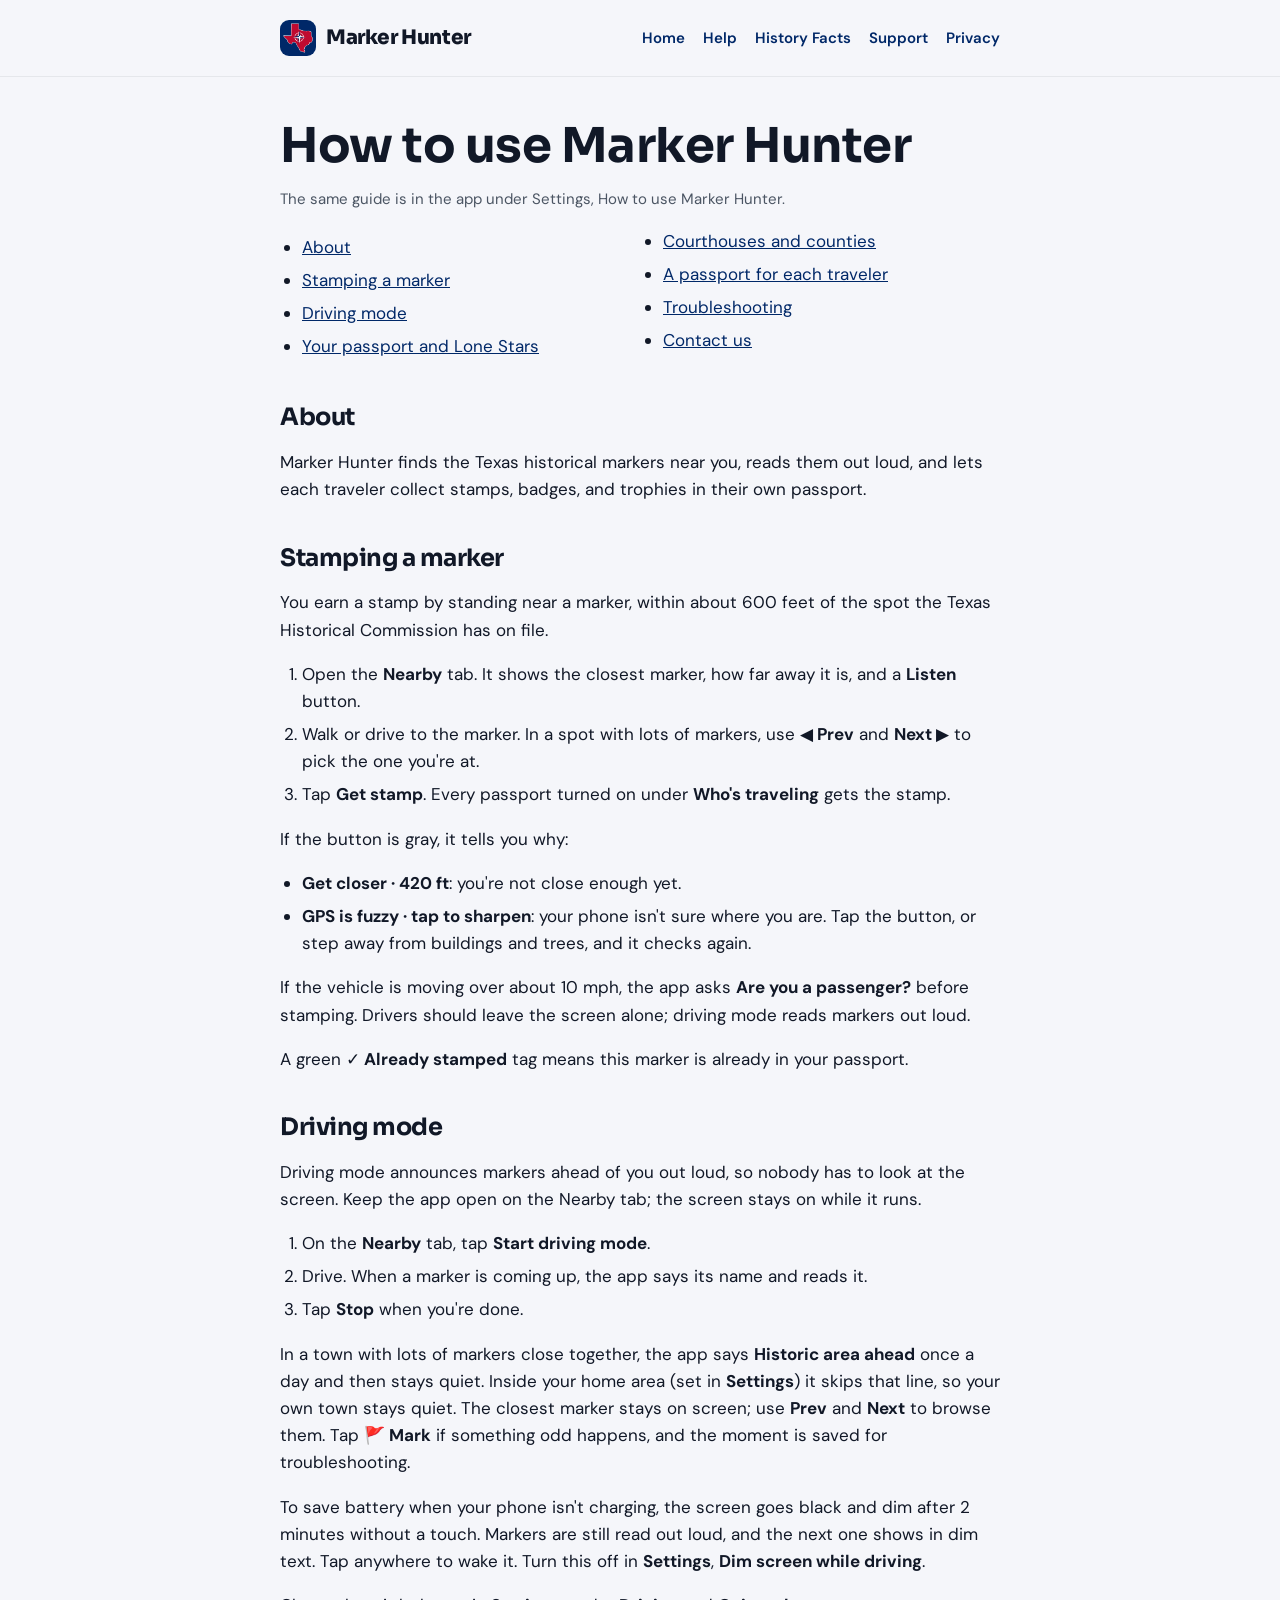
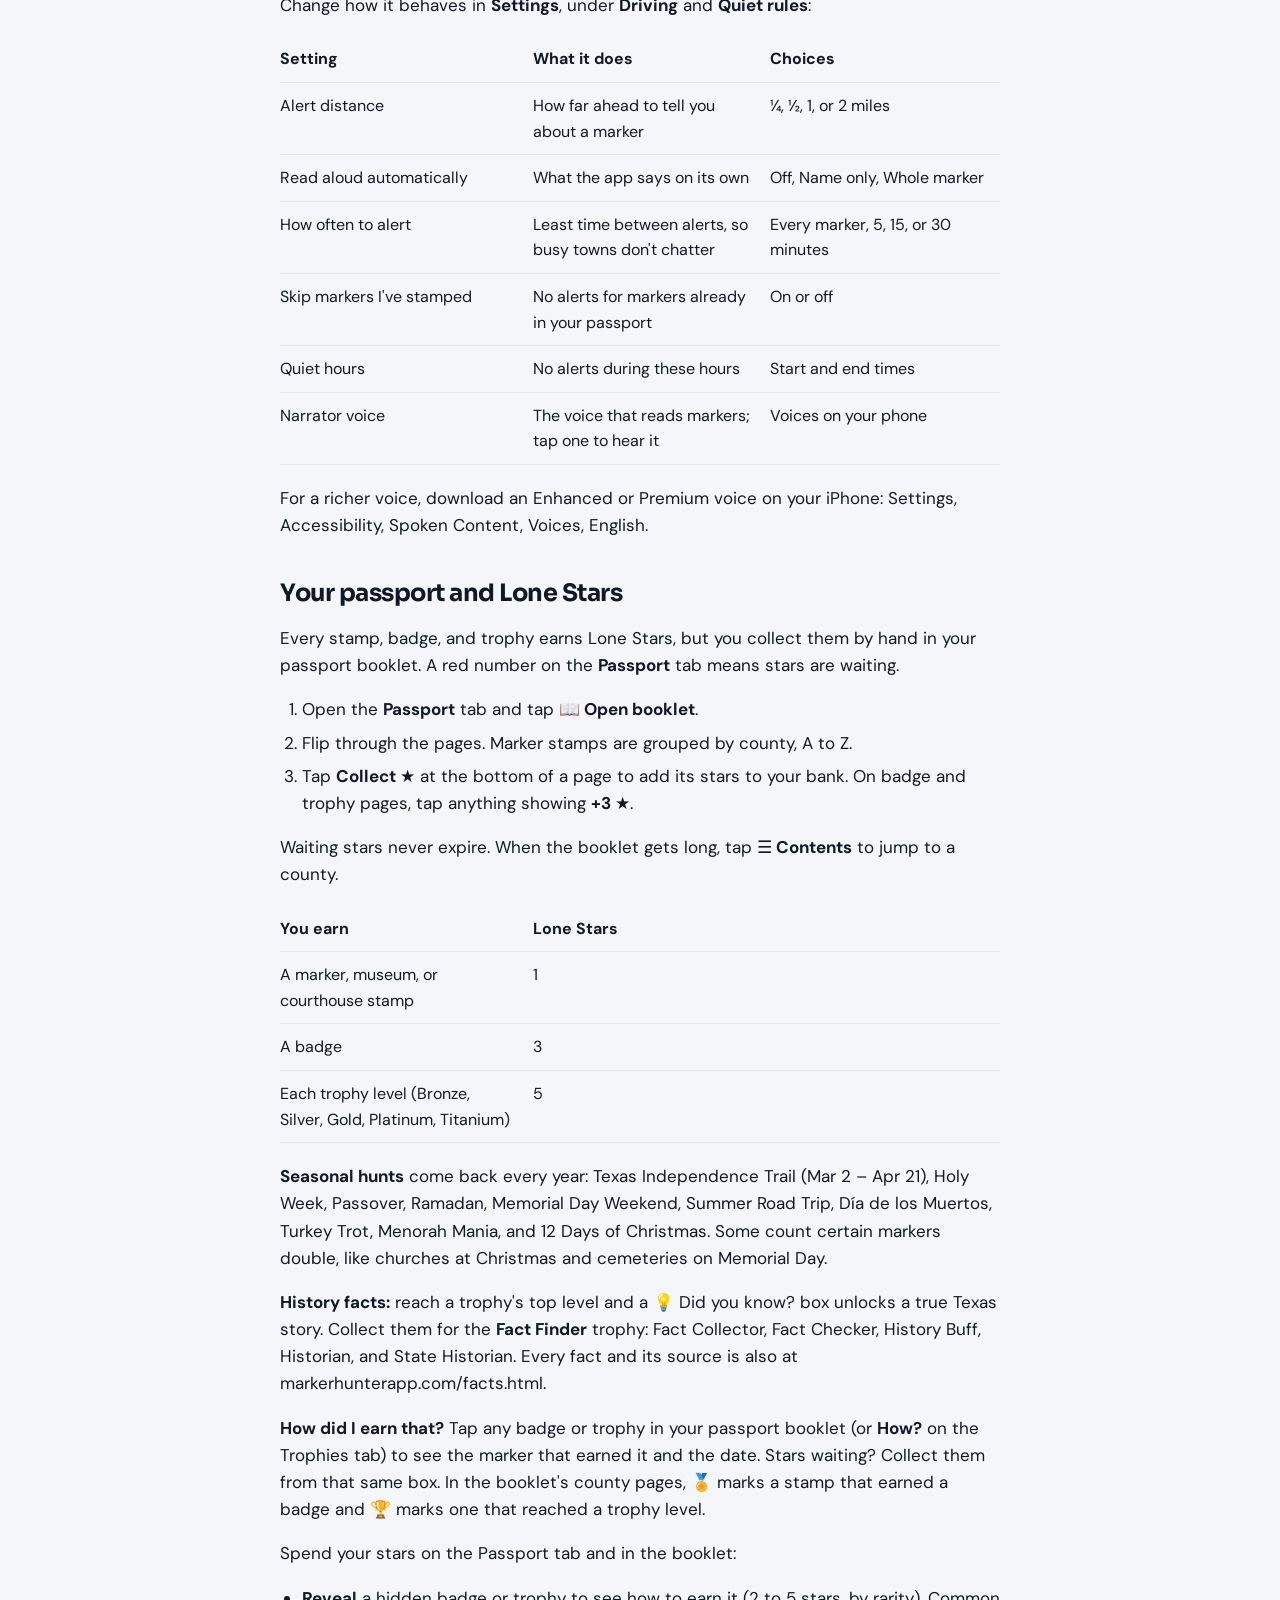
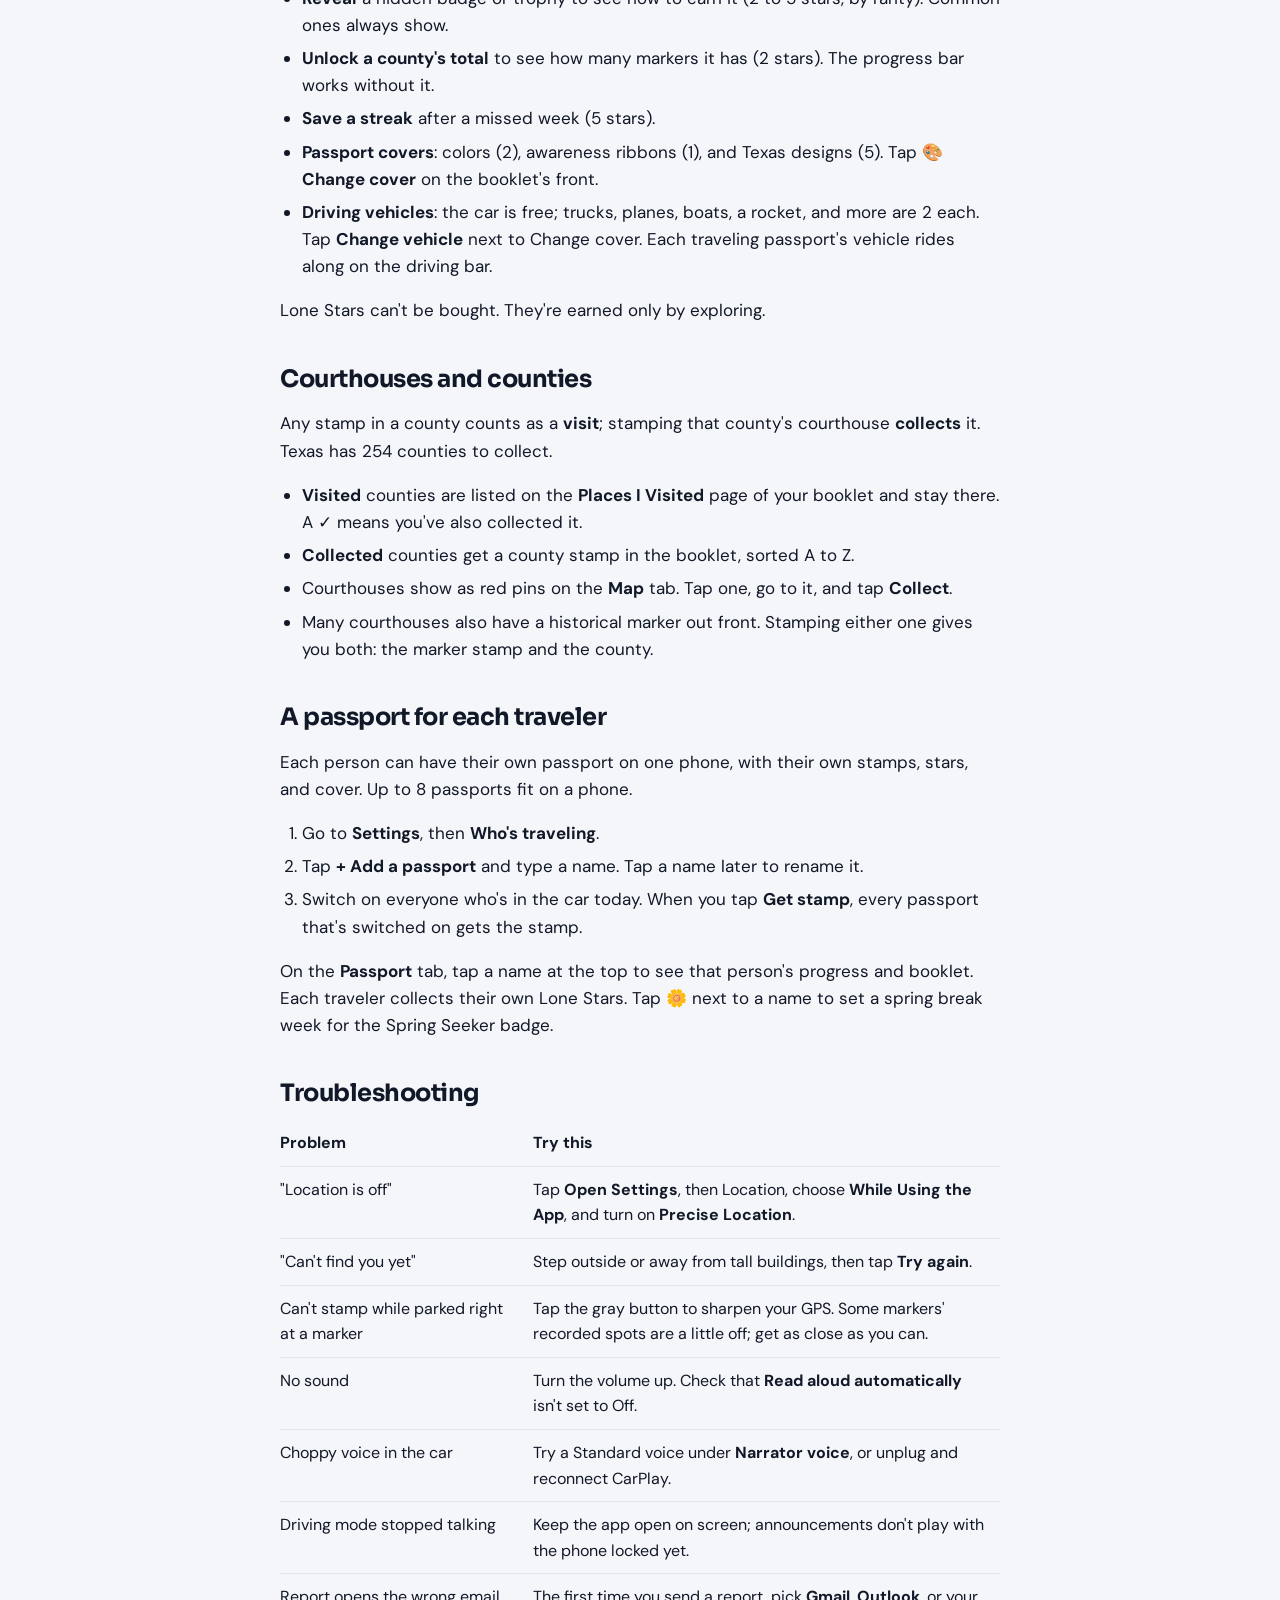
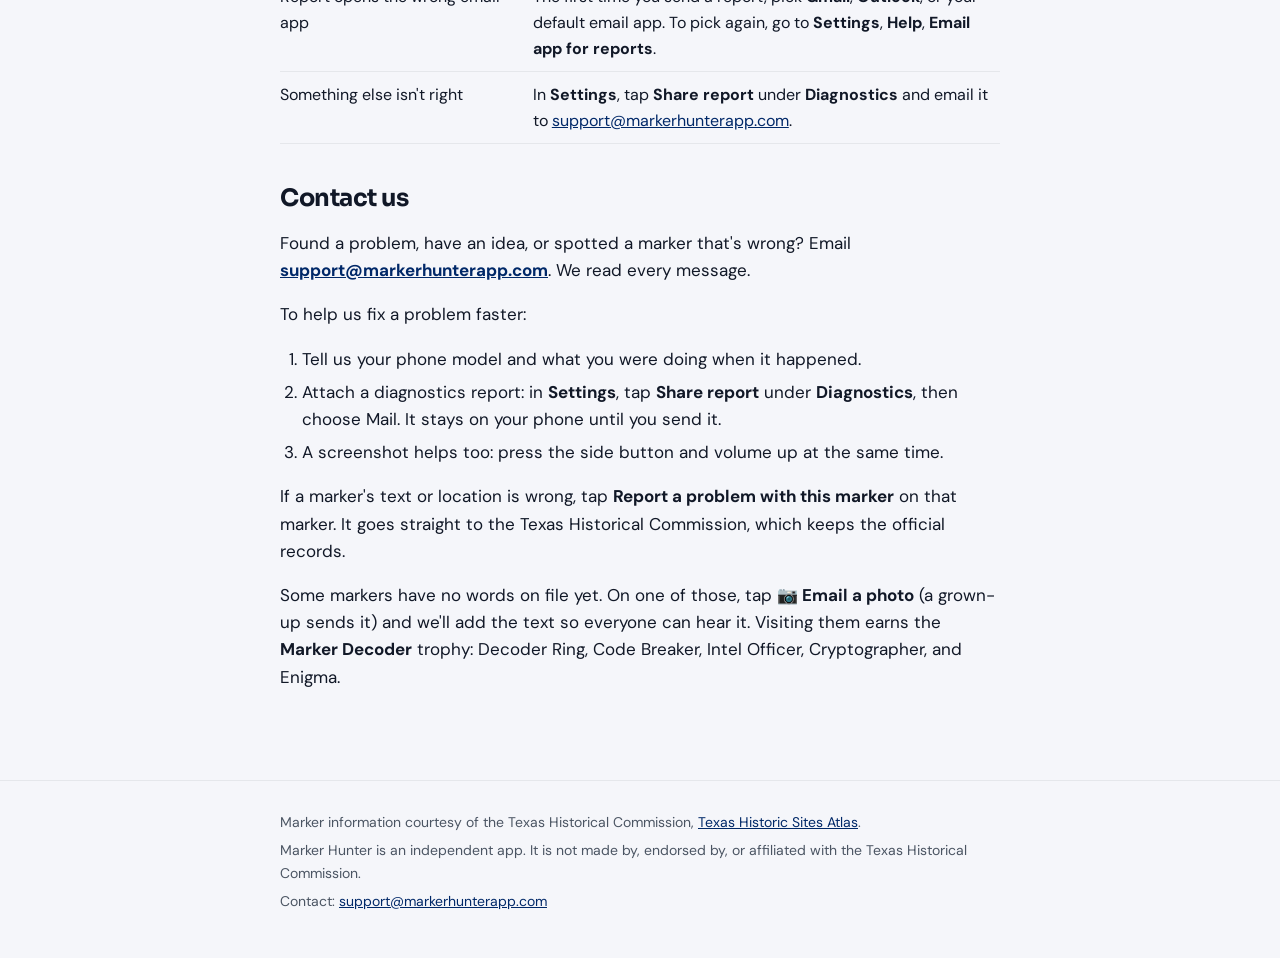
<file: help.html>
<!doctype html>
<html lang="en">
<head>
<meta charset="utf-8">
<meta name="viewport" content="width=device-width, initial-scale=1">
<link rel="preconnect" href="https://fonts.googleapis.com">
<link rel="preconnect" href="https://fonts.gstatic.com" crossorigin>
<link href="https://fonts.googleapis.com/css2?family=DM+Sans:wght@400;500;700&family=Sora:wght@700;800&display=swap" rel="stylesheet">
<link rel="stylesheet" href="styles.css">
<link rel="icon" href="favicon.svg" type="image/svg+xml">
<link rel="icon" href="favicon.png" sizes="32x32">
<link rel="apple-touch-icon" href="apple-touch-icon.png">
<meta name="theme-color" content="#002868">
<title>How to Use Marker Hunter</title>
<meta name="description" content="Step-by-step help for Marker Hunter: stamping markers, driving mode, Lone Stars, courthouses, and troubleshooting.">
</head>
<body>
<header class="site"><div class="wrap">
  <a class="brand" href="./"><img class="logo" src="logo-icon.png" alt="" width="36" height="36"><span>Marker Hunter</span></a>
  <nav aria-label="Site"><a href="./">Home</a><a href="help.html">Help</a><a href="facts.html">History Facts</a><a href="support.html">Support</a><a href="privacy.html">Privacy</a></nav>
</div></header>
<main class="wrap doc">
  <h1>How to use Marker Hunter</h1>
  <p class="updated">The same guide is in the app under Settings, How to use Marker Hunter.</p>
  <ul class="toc">
    <li><a href="#about">About</a></li>
    <li><a href="#stamping-a-marker">Stamping a marker</a></li>
    <li><a href="#driving-mode">Driving mode</a></li>
    <li><a href="#your-passport-and-lone-stars">Your passport and Lone Stars</a></li>
    <li><a href="#courthouses-and-counties">Courthouses and counties</a></li>
    <li><a href="#a-passport-for-each-traveler">A passport for each traveler</a></li>
    <li><a href="#troubleshooting">Troubleshooting</a></li>
    <li><a href="#contact-us">Contact us</a></li>
  </ul>

  <h2 id="about">About</h2>
  <p>Marker Hunter finds the Texas historical markers near you, reads them out loud, and lets each traveler collect stamps, badges, and trophies in their own passport.</p>

  <h2 id="stamping-a-marker">Stamping a marker</h2>
  <p>You earn a stamp by standing near a marker, within about 600 feet of the spot the Texas Historical Commission has on file.</p>
  <ol>
    <li>Open the <strong>Nearby</strong> tab. It shows the closest marker, how far away it is, and a <strong>Listen</strong> button.</li>
    <li>Walk or drive to the marker. In a spot with lots of markers, use <strong>◀ Prev</strong> and <strong>Next ▶</strong> to pick the one you're at.</li>
    <li>Tap <strong>Get stamp</strong>. Every passport turned on under <strong>Who's traveling</strong> gets the stamp.</li>
  </ol>
  <p>If the button is gray, it tells you why:</p>
  <ul>
    <li><strong>Get closer · 420 ft</strong>: you're not close enough yet.</li>
    <li><strong>GPS is fuzzy · tap to sharpen</strong>: your phone isn't sure where you are. Tap the button, or step away from buildings and trees, and it checks again.</li>
  </ul>
  <p>If the vehicle is moving over about 10 mph, the app asks <strong>Are you a passenger?</strong> before stamping. Drivers should leave the screen alone; driving mode reads markers out loud.</p>
  <p>A green <strong>✓ Already stamped</strong> tag means this marker is already in your passport.</p>

  <h2 id="driving-mode">Driving mode</h2>
  <p>Driving mode announces markers ahead of you out loud, so nobody has to look at the screen. Keep the app open on the Nearby tab; the screen stays on while it runs.</p>
  <ol>
    <li>On the <strong>Nearby</strong> tab, tap <strong>Start driving mode</strong>.</li>
    <li>Drive. When a marker is coming up, the app says its name and reads it.</li>
    <li>Tap <strong>Stop</strong> when you're done.</li>
  </ol>
  <p>In a town with lots of markers close together, the app says <strong>Historic area ahead</strong> once a day and then stays quiet. Inside your home area (set in <strong>Settings</strong>) it skips that line, so your own town stays quiet. The closest marker stays on screen; use <strong>Prev</strong> and <strong>Next</strong> to browse them. Tap <strong>🚩 Mark</strong> if something odd happens, and the moment is saved for troubleshooting.</p>
  <p>To save battery when your phone isn't charging, the screen goes black and dim after 2 minutes without a touch. Markers are still read out loud, and the next one shows in dim text. Tap anywhere to wake it. Turn this off in <strong>Settings</strong>, <strong>Dim screen while driving</strong>.</p>
  <p>Change how it behaves in <strong>Settings</strong>, under <strong>Driving</strong> and <strong>Quiet rules</strong>:</p>
  <div class="table-wrap"><table>
    <thead><tr><th>Setting</th><th>What it does</th><th>Choices</th></tr></thead>
    <tbody>
      <tr><td>Alert distance</td><td>How far ahead to tell you about a marker</td><td>¼, ½, 1, or 2 miles</td></tr>
      <tr><td>Read aloud automatically</td><td>What the app says on its own</td><td>Off, Name only, Whole marker</td></tr>
      <tr><td>How often to alert</td><td>Least time between alerts, so busy towns don't chatter</td><td>Every marker, 5, 15, or 30 minutes</td></tr>
      <tr><td>Skip markers I've stamped</td><td>No alerts for markers already in your passport</td><td>On or off</td></tr>
      <tr><td>Quiet hours</td><td>No alerts during these hours</td><td>Start and end times</td></tr>
      <tr><td>Narrator voice</td><td>The voice that reads markers; tap one to hear it</td><td>Voices on your phone</td></tr>
    </tbody>
  </table></div>
  <p>For a richer voice, download an Enhanced or Premium voice on your iPhone: Settings, Accessibility, Spoken Content, Voices, English.</p>

  <h2 id="your-passport-and-lone-stars">Your passport and Lone Stars</h2>
  <p>Every stamp, badge, and trophy earns Lone Stars, but you collect them by hand in your passport booklet. A red number on the <strong>Passport</strong> tab means stars are waiting.</p>
  <ol>
    <li>Open the <strong>Passport</strong> tab and tap <strong>📖 Open booklet</strong>.</li>
    <li>Flip through the pages. Marker stamps are grouped by county, A to Z.</li>
    <li>Tap <strong>Collect ★</strong> at the bottom of a page to add its stars to your bank. On badge and trophy pages, tap anything showing <strong>+3 ★</strong>.</li>
  </ol>
  <p>Waiting stars never expire. When the booklet gets long, tap <strong>☰ Contents</strong> to jump to a county.</p>
  <div class="table-wrap"><table>
    <thead><tr><th>You earn</th><th>Lone Stars</th></tr></thead>
    <tbody>
      <tr><td>A marker, museum, or courthouse stamp</td><td>1</td></tr>
      <tr><td>A badge</td><td>3</td></tr>
      <tr><td>Each trophy level (Bronze, Silver, Gold, Platinum, Titanium)</td><td>5</td></tr>
    </tbody>
  </table></div>
  <p><strong>Seasonal hunts</strong> come back every year: Texas Independence Trail (Mar 2 – Apr 21), Holy Week, Passover, Ramadan, Memorial Day Weekend, Summer Road Trip, Día de los Muertos, Turkey Trot, Menorah Mania, and 12 Days of Christmas. Some count certain markers double, like churches at Christmas and cemeteries on Memorial Day.</p>
  <p><strong>History facts:</strong> reach a trophy's top level and a 💡 Did you know? box unlocks a true Texas story. Collect them for the <strong>Fact Finder</strong> trophy: Fact Collector, Fact Checker, History Buff, Historian, and State Historian. Every fact and its source is also at markerhunterapp.com/facts.html.</p>
  <p><strong>How did I earn that?</strong> Tap any badge or trophy in your passport booklet (or <strong>How?</strong> on the Trophies tab) to see the marker that earned it and the date. Stars waiting? Collect them from that same box. In the booklet's county pages, 🏅 marks a stamp that earned a badge and 🏆 marks one that reached a trophy level.</p>
  <p>Spend your stars on the Passport tab and in the booklet:</p>
  <ul>
    <li><strong>Reveal</strong> a hidden badge or trophy to see how to earn it (2 to 5 stars, by rarity). Common ones always show.</li>
    <li><strong>Unlock a county's total</strong> to see how many markers it has (2 stars). The progress bar works without it.</li>
    <li><strong>Save a streak</strong> after a missed week (5 stars).</li>
    <li><strong>Passport covers</strong>: colors (2), awareness ribbons (1), and Texas designs (5). Tap <strong>🎨 Change cover</strong> on the booklet's front.</li>
    <li><strong>Driving vehicles</strong>: the car is free; trucks, planes, boats, a rocket, and more are 2 each. Tap <strong>Change vehicle</strong> next to Change cover. Each traveling passport's vehicle rides along on the driving bar.</li>
  </ul>
  <p>Lone Stars can't be bought. They're earned only by exploring.</p>

  <h2 id="courthouses-and-counties">Courthouses and counties</h2>
  <p>Any stamp in a county counts as a <strong>visit</strong>; stamping that county's courthouse <strong>collects</strong> it. Texas has 254 counties to collect.</p>
  <ul>
    <li><strong>Visited</strong> counties are listed on the <strong>Places I Visited</strong> page of your booklet and stay there. A ✓ means you've also collected it.</li>
    <li><strong>Collected</strong> counties get a county stamp in the booklet, sorted A to Z.</li>
    <li>Courthouses show as red pins on the <strong>Map</strong> tab. Tap one, go to it, and tap <strong>Collect</strong>.</li>
    <li>Many courthouses also have a historical marker out front. Stamping either one gives you both: the marker stamp and the county.</li>
  </ul>

  <h2 id="a-passport-for-each-traveler">A passport for each traveler</h2>
  <p>Each person can have their own passport on one phone, with their own stamps, stars, and cover. Up to 8 passports fit on a phone.</p>
  <ol>
    <li>Go to <strong>Settings</strong>, then <strong>Who's traveling</strong>.</li>
    <li>Tap <strong>+ Add a passport</strong> and type a name. Tap a name later to rename it.</li>
    <li>Switch on everyone who's in the car today. When you tap <strong>Get stamp</strong>, every passport that's switched on gets the stamp.</li>
  </ol>
  <p>On the <strong>Passport</strong> tab, tap a name at the top to see that person's progress and booklet. Each traveler collects their own Lone Stars. Tap 🌼 next to a name to set a spring break week for the Spring Seeker badge.</p>

  <h2 id="troubleshooting">Troubleshooting</h2>
  <div class="table-wrap"><table>
    <thead><tr><th>Problem</th><th>Try this</th></tr></thead>
    <tbody>
      <tr><td>"Location is off"</td><td>Tap <strong>Open Settings</strong>, then Location, choose <strong>While Using the App</strong>, and turn on <strong>Precise Location</strong>.</td></tr>
      <tr><td>"Can't find you yet"</td><td>Step outside or away from tall buildings, then tap <strong>Try again</strong>.</td></tr>
      <tr><td>Can't stamp while parked right at a marker</td><td>Tap the gray button to sharpen your GPS. Some markers' recorded spots are a little off; get as close as you can.</td></tr>
      <tr><td>No sound</td><td>Turn the volume up. Check that <strong>Read aloud automatically</strong> isn't set to Off.</td></tr>
      <tr><td>Choppy voice in the car</td><td>Try a Standard voice under <strong>Narrator voice</strong>, or unplug and reconnect CarPlay.</td></tr>
      <tr><td>Driving mode stopped talking</td><td>Keep the app open on screen; announcements don't play with the phone locked yet.</td></tr>
      <tr><td>Report opens the wrong email app</td><td>The first time you send a report, pick <strong>Gmail</strong>, <strong>Outlook</strong>, or your default email app. To pick again, go to <strong>Settings</strong>, <strong>Help</strong>, <strong>Email app for reports</strong>.</td></tr>
      <tr><td>Something else isn't right</td><td>In <strong>Settings</strong>, tap <strong>Share report</strong> under <strong>Diagnostics</strong> and email it to <a href="mailto:support@markerhunterapp.com">support@markerhunterapp.com</a>.</td></tr>
    </tbody>
  </table></div>

  <h2 id="contact-us">Contact us</h2>
  <p>Found a problem, have an idea, or spotted a marker that's wrong? Email <strong><a href="mailto:support@markerhunterapp.com">support@markerhunterapp.com</a></strong>. We read every message.</p>
  <p>To help us fix a problem faster:</p>
  <ol>
    <li>Tell us your phone model and what you were doing when it happened.</li>
    <li>Attach a diagnostics report: in <strong>Settings</strong>, tap <strong>Share report</strong> under <strong>Diagnostics</strong>, then choose Mail. It stays on your phone until you send it.</li>
    <li>A screenshot helps too: press the side button and volume up at the same time.</li>
  </ol>
  <p>If a marker's text or location is wrong, tap <strong>Report a problem with this marker</strong> on that marker. It goes straight to the Texas Historical Commission, which keeps the official records.</p>
  <p>Some markers have no words on file yet. On one of those, tap <strong>📷 Email a photo</strong> (a grown-up sends it) and we'll add the text so everyone can hear it. Visiting them earns the <strong>Marker Decoder</strong> trophy: Decoder Ring, Code Breaker, Intel Officer, Cryptographer, and Enigma.</p>
</main>
<footer class="site"><div class="wrap">
  <p>Marker information courtesy of the Texas Historical Commission, <a href="https://atlas.thc.texas.gov/">Texas Historic Sites Atlas</a>.</p>
  <p>Marker Hunter is an independent app. It is not made by, endorsed by, or affiliated with the Texas Historical Commission.</p>
  <p>Contact: <a href="mailto:support@markerhunterapp.com">support@markerhunterapp.com</a></p>
</div></footer>
</body>
</html>
</file>
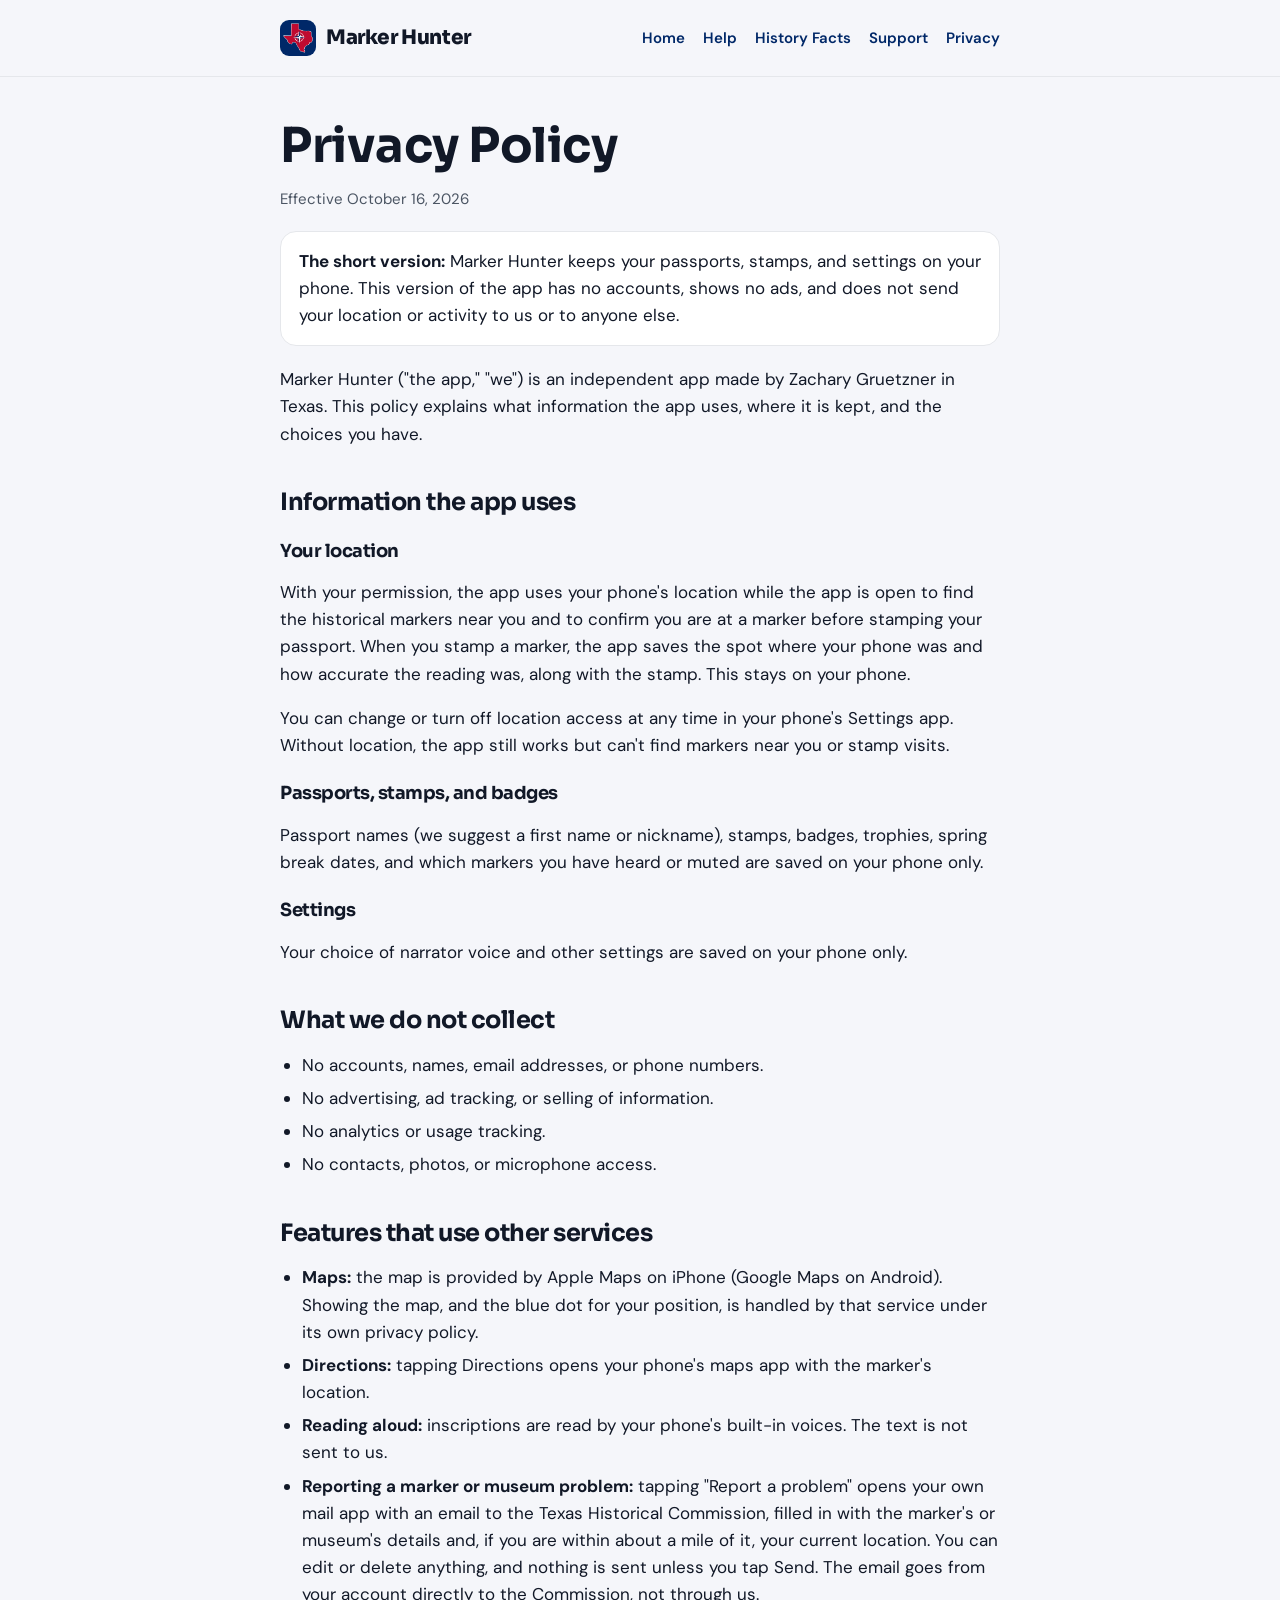
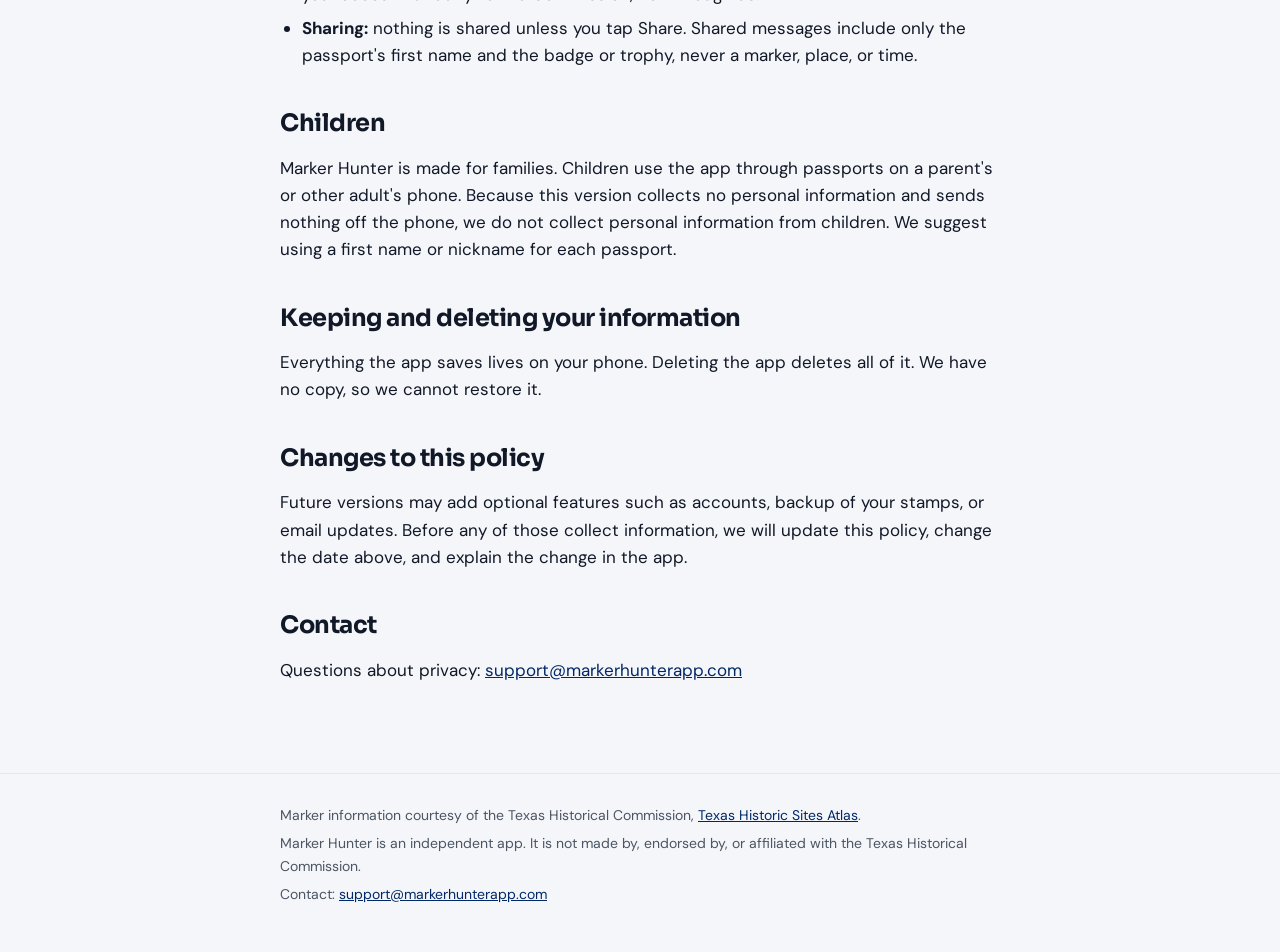
<file: privacy.html>
<!doctype html>
<html lang="en">
<head>
<meta charset="utf-8">
<meta name="viewport" content="width=device-width, initial-scale=1">
<link rel="preconnect" href="https://fonts.googleapis.com">
<link rel="preconnect" href="https://fonts.gstatic.com" crossorigin>
<link href="https://fonts.googleapis.com/css2?family=DM+Sans:wght@400;500;700&family=Sora:wght@700;800&display=swap" rel="stylesheet">
<link rel="stylesheet" href="styles.css">
<link rel="icon" href="favicon.svg" type="image/svg+xml">
<link rel="icon" href="favicon.png" sizes="32x32">
<link rel="apple-touch-icon" href="apple-touch-icon.png">
<meta name="theme-color" content="#002868">
<title>Marker Hunter Privacy Policy</title>
<meta name="description" content="How the Marker Hunter app handles your information.">
</head>
<body>
<header class="site"><div class="wrap">
  <a class="brand" href="./"><img class="logo" src="logo-icon.png" alt="" width="36" height="36"><span>Marker Hunter</span></a>
  <nav aria-label="Site"><a href="./">Home</a><a href="help.html">Help</a><a href="facts.html">History Facts</a><a href="support.html">Support</a><a href="privacy.html">Privacy</a></nav>
</div></header>
<main class="wrap doc">
  <h1>Privacy Policy</h1>
  <p class="updated">Effective October 16, 2026</p>

  <div class="callout">
    <strong>The short version:</strong> Marker Hunter keeps your passports, stamps, and settings on your phone. This version of the app has no accounts, shows no ads, and does not send your location or activity to us or to anyone else.
  </div>

  <p>Marker Hunter ("the app," "we") is an independent app made by Zachary Gruetzner in Texas. This policy explains what information the app uses, where it is kept, and the choices you have.</p>

  <h2>Information the app uses</h2>
  <h3>Your location</h3>
  <p>With your permission, the app uses your phone's location while the app is open to find the historical markers near you and to confirm you are at a marker before stamping your passport. When you stamp a marker, the app saves the spot where your phone was and how accurate the reading was, along with the stamp. This stays on your phone.</p>
  <p>You can change or turn off location access at any time in your phone's Settings app. Without location, the app still works but can't find markers near you or stamp visits.</p>

  <h3>Passports, stamps, and badges</h3>
  <p>Passport names (we suggest a first name or nickname), stamps, badges, trophies, spring break dates, and which markers you have heard or muted are saved on your phone only.</p>

  <h3>Settings</h3>
  <p>Your choice of narrator voice and other settings are saved on your phone only.</p>

  <h2>What we do not collect</h2>
  <ul>
    <li>No accounts, names, email addresses, or phone numbers.</li>
    <li>No advertising, ad tracking, or selling of information.</li>
    <li>No analytics or usage tracking.</li>
    <li>No contacts, photos, or microphone access.</li>
  </ul>

  <h2>Features that use other services</h2>
  <ul>
    <li><strong>Maps:</strong> the map is provided by Apple Maps on iPhone (Google Maps on Android). Showing the map, and the blue dot for your position, is handled by that service under its own privacy policy.</li>
    <li><strong>Directions:</strong> tapping Directions opens your phone's maps app with the marker's location.</li>
    <li><strong>Reading aloud:</strong> inscriptions are read by your phone's built-in voices. The text is not sent to us.</li>
    <li><strong>Reporting a marker or museum problem:</strong> tapping "Report a problem" opens your own mail app with an email to the Texas Historical Commission, filled in with the marker's or museum's details and, if you are within about a mile of it, your current location. You can edit or delete anything, and nothing is sent unless you tap Send. The email goes from your account directly to the Commission, not through us.</li>
    <li><strong>Sharing:</strong> nothing is shared unless you tap Share. Shared messages include only the passport's first name and the badge or trophy, never a marker, place, or time.</li>
  </ul>

  <h2>Children</h2>
  <p>Marker Hunter is made for families. Children use the app through passports on a parent's or other adult's phone. Because this version collects no personal information and sends nothing off the phone, we do not collect personal information from children. We suggest using a first name or nickname for each passport.</p>

  <h2>Keeping and deleting your information</h2>
  <p>Everything the app saves lives on your phone. Deleting the app deletes all of it. We have no copy, so we cannot restore it.</p>

  <h2>Changes to this policy</h2>
  <p>Future versions may add optional features such as accounts, backup of your stamps, or email updates. Before any of those collect information, we will update this policy, change the date above, and explain the change in the app.</p>

  <h2>Contact</h2>
  <p>Questions about privacy: <a href="mailto:support@markerhunterapp.com">support@markerhunterapp.com</a></p>
</main>
<footer class="site"><div class="wrap">
  <p>Marker information courtesy of the Texas Historical Commission, <a href="https://atlas.thc.texas.gov/">Texas Historic Sites Atlas</a>.</p>
  <p>Marker Hunter is an independent app. It is not made by, endorsed by, or affiliated with the Texas Historical Commission.</p>
  <p>Contact: <a href="mailto:support@markerhunterapp.com">support@markerhunterapp.com</a></p>
</div></footer>
</body>
</html>
</file>
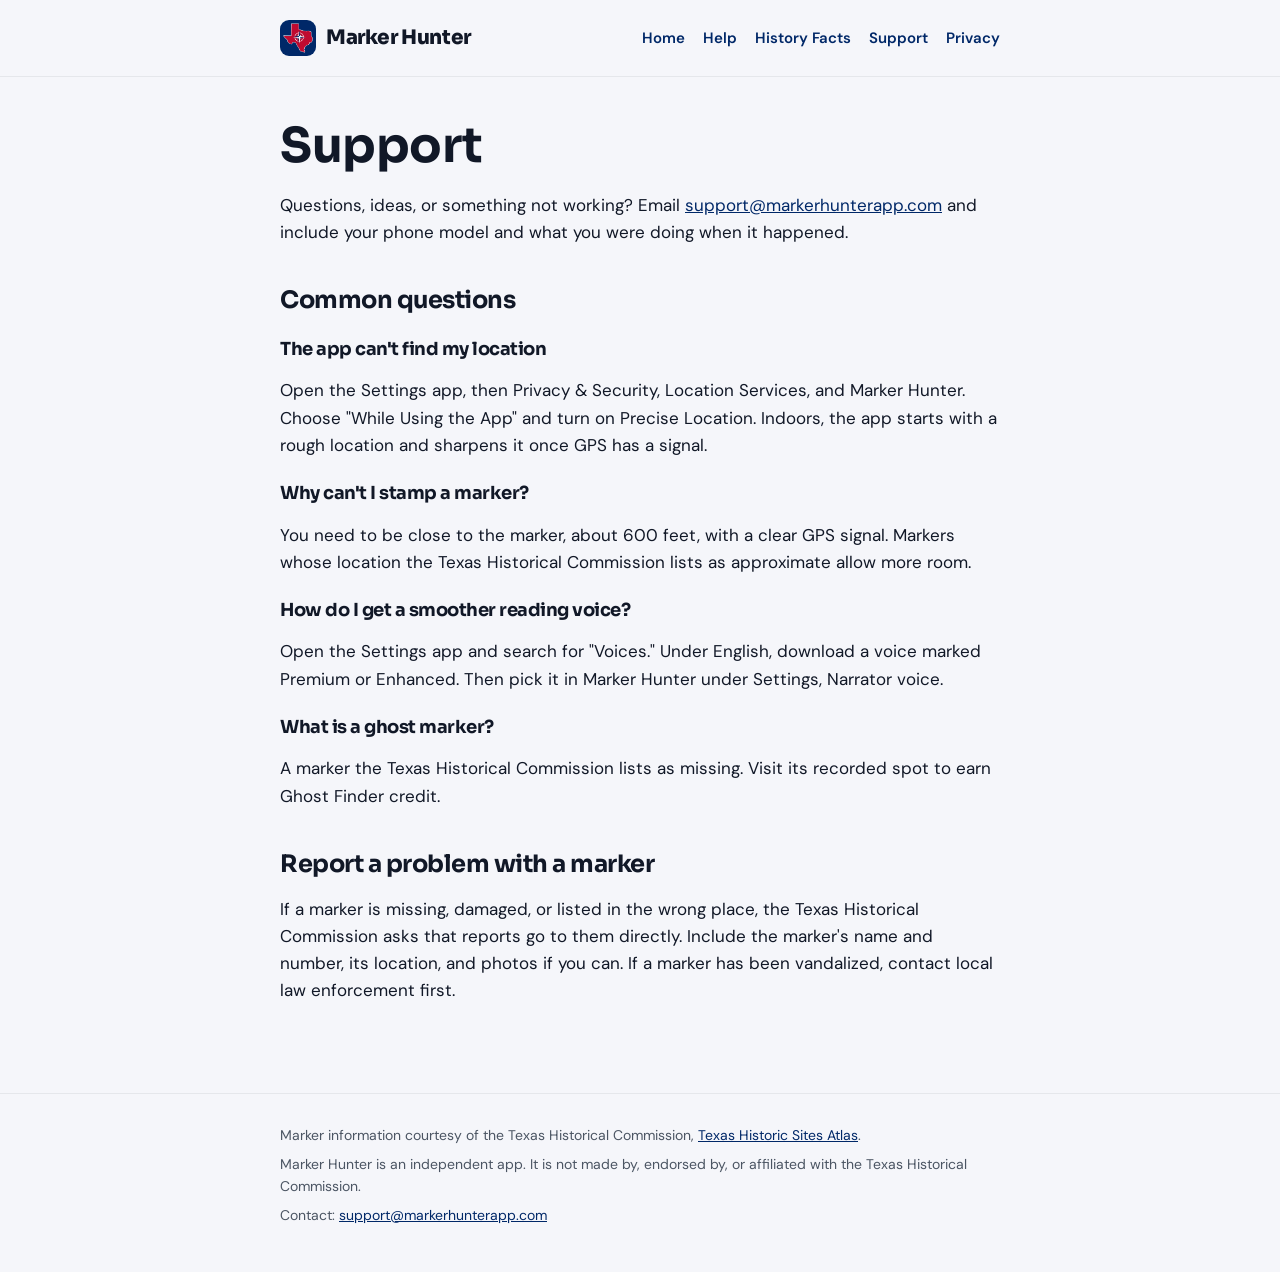
<file: support.html>
<!doctype html>
<html lang="en">
<head>
<meta charset="utf-8">
<meta name="viewport" content="width=device-width, initial-scale=1">
<link rel="preconnect" href="https://fonts.googleapis.com">
<link rel="preconnect" href="https://fonts.gstatic.com" crossorigin>
<link href="https://fonts.googleapis.com/css2?family=DM+Sans:wght@400;500;700&family=Sora:wght@700;800&display=swap" rel="stylesheet">
<link rel="stylesheet" href="styles.css">
<link rel="icon" href="favicon.svg" type="image/svg+xml">
<link rel="icon" href="favicon.png" sizes="32x32">
<link rel="apple-touch-icon" href="apple-touch-icon.png">
<meta name="theme-color" content="#002868">
<title>Marker Hunter Support</title>
<meta name="description" content="Help and contact for the Marker Hunter app.">
</head>
<body>
<header class="site"><div class="wrap">
  <a class="brand" href="./"><img class="logo" src="logo-icon.png" alt="" width="36" height="36"><span>Marker Hunter</span></a>
  <nav aria-label="Site"><a href="./">Home</a><a href="help.html">Help</a><a href="facts.html">History Facts</a><a href="support.html">Support</a><a href="privacy.html">Privacy</a></nav>
</div></header>
<main class="wrap doc">
  <h1>Support</h1>
  <p>Questions, ideas, or something not working? Email <a href="mailto:support@markerhunterapp.com">support@markerhunterapp.com</a> and include your phone model and what you were doing when it happened.</p>

  <h2>Common questions</h2>
  <h3>The app can't find my location</h3>
  <p>Open the Settings app, then Privacy &amp; Security, Location Services, and Marker Hunter. Choose "While Using the App" and turn on Precise Location. Indoors, the app starts with a rough location and sharpens it once GPS has a signal.</p>
  <h3>Why can't I stamp a marker?</h3>
  <p>You need to be close to the marker, about 600 feet, with a clear GPS signal. Markers whose location the Texas Historical Commission lists as approximate allow more room.</p>
  <h3>How do I get a smoother reading voice?</h3>
  <p>Open the Settings app and search for "Voices." Under English, download a voice marked Premium or Enhanced. Then pick it in Marker Hunter under Settings, Narrator voice.</p>
  <h3>What is a ghost marker?</h3>
  <p>A marker the Texas Historical Commission lists as missing. Visit its recorded spot to earn Ghost Finder credit.</p>

  <h2>Report a problem with a marker</h2>
  <p>If a marker is missing, damaged, or listed in the wrong place, the Texas Historical Commission asks that reports go to them directly. Include the marker's name and number, its location, and photos if you can. If a marker has been vandalized, contact local law enforcement first.</p>
</main>
<footer class="site"><div class="wrap">
  <p>Marker information courtesy of the Texas Historical Commission, <a href="https://atlas.thc.texas.gov/">Texas Historic Sites Atlas</a>.</p>
  <p>Marker Hunter is an independent app. It is not made by, endorsed by, or affiliated with the Texas Historical Commission.</p>
  <p>Contact: <a href="mailto:support@markerhunterapp.com">support@markerhunterapp.com</a></p>
</div></footer>
</body>
</html>
</file>
<file: styles.css>
/* Marker Hunter site — same colors and type as the app */
:root {
  --blue: #002868;
  --blue-dark: #001A48;
  --ink: #111827;
  --muted: #4B5563;
  --bg: #F5F6FA;
  --card: #FFFFFF;
  --line: #E5E7EB;
  --green: #2E7D32;
  --gold-bg: #FCE8A8;
  --gold-ink: #7A5A00;
  --red: #BF0A30;
}
@media (prefers-color-scheme: dark) {
  :root {
    --ink: #F3F4F6;
    --muted: #B0B4BA;
    --bg: #0F1115;
    --card: #1A1D23;
    --line: #2A2E36;
    --blue: #9DB4E8;
    --blue-dark: #C9D6F5;
  }
}
* { box-sizing: border-box; }
html { -webkit-text-size-adjust: 100%; }
body {
  margin: 0;
  background: var(--bg);
  color: var(--ink);
  font-family: 'DM Sans', system-ui, -apple-system, 'Segoe UI', sans-serif;
  font-size: 17px;
  line-height: 1.6;
}
a { color: var(--blue); }
a:hover { color: var(--blue-dark); }
.wrap { max-width: 760px; margin: 0 auto; padding: 0 20px; }
header.site {
  padding: 20px 0;
  border-bottom: 1px solid var(--line);
}
header.site .wrap { display: flex; align-items: center; justify-content: space-between; gap: 16px; flex-wrap: wrap; }
.brand { display: flex; align-items: center; gap: 10px; text-decoration: none; color: var(--ink); }
.logo { width: 36px; height: 36px; border-radius: 9px; display: block; }
.hero-icon { width: 96px; height: 96px; border-radius: 22px; display: block; margin-bottom: 20px; box-shadow: 0 8px 24px rgba(0,40,104,0.25); }
.brand span { font-family: 'Sora', system-ui, sans-serif; font-weight: 800; font-size: 20px; letter-spacing: -0.4px; }
nav a { margin-left: 18px; text-decoration: none; font-weight: 600; font-size: 15px; }
nav a:first-child { margin-left: 0; }
h1, h2, h3 { font-family: 'Sora', system-ui, sans-serif; letter-spacing: -0.5px; line-height: 1.2; }
h1 { font-size: clamp(32px, 7vw, 48px); margin: 0 0 12px; }
h2 { font-size: 24px; margin: 40px 0 10px; }
h3 { font-size: 18px; margin: 24px 0 6px; }
.hero { padding: 56px 0 24px; }
.kicker { font-size: 13px; font-weight: 700; letter-spacing: 1.4px; color: var(--red); text-transform: uppercase; margin: 0 0 8px; }
.lead { font-size: 20px; color: var(--muted); max-width: 600px; margin: 0; }
.stores { display: flex; gap: 12px; flex-wrap: wrap; margin: 28px 0 8px; }
.store {
  display: inline-flex; align-items: center; gap: 8px; min-height: 48px; padding: 0 18px;
  border-radius: 14px; background: var(--ink); color: var(--bg); font-weight: 700; text-decoration: none;
}
.store.soon { background: var(--card); color: var(--muted); border: 1.5px dashed var(--line); }
.grid { display: grid; grid-template-columns: repeat(auto-fit, minmax(210px, 1fr)); gap: 14px; margin: 32px 0; }
.card { background: var(--card); border: 1px solid var(--line); border-radius: 18px; padding: 18px; }
.card h3 { margin-top: 0; }
.card p { margin: 0; color: var(--muted); font-size: 15px; }
.badge {
  display: inline-block; font-size: 12px; font-weight: 700; padding: 2px 10px; border-radius: 999px;
  background: var(--gold-bg); color: var(--gold-ink);
}
.doc { padding-top: 40px; padding-bottom: 24px; }
.doc p, .doc li { color: var(--ink); }
.doc .updated { color: var(--muted); font-size: 15px; margin-top: 0; }
.doc ul { padding-left: 22px; }
.callout { background: var(--card); border: 1px solid var(--line); border-left-width: 1px; border-radius: 16px; padding: 16px 18px; margin: 20px 0; }
footer.site { border-top: 1px solid var(--line); margin-top: 48px; padding: 24px 0 40px; color: var(--muted); font-size: 14px; }
footer.site p { margin: 6px 0; }

/* Help page */
.doc .toc { columns: 2; gap: 24px; padding-left: 22px; margin-bottom: 8px; }
.doc ol { padding-left: 22px; }
.doc ol li, .doc ul li { margin: 6px 0; }
.table-wrap { overflow-x: auto; margin: 12px 0 20px; }
.doc table { border-collapse: collapse; width: 100%; font-size: 16px; }
.doc table { table-layout: fixed; }
.doc th, .doc td { text-align: left; vertical-align: top; padding: 10px 8px; border-bottom: 1px solid #E5E7EB; overflow-wrap: break-word; }
.doc th:first-child, .doc td:first-child { width: 34%; padding-left: 0; }
.doc th { font-weight: 700; color: var(--ink); background: #F5F6FA; }
@media (max-width: 560px) { .doc .toc { columns: 1; } }
</file>
